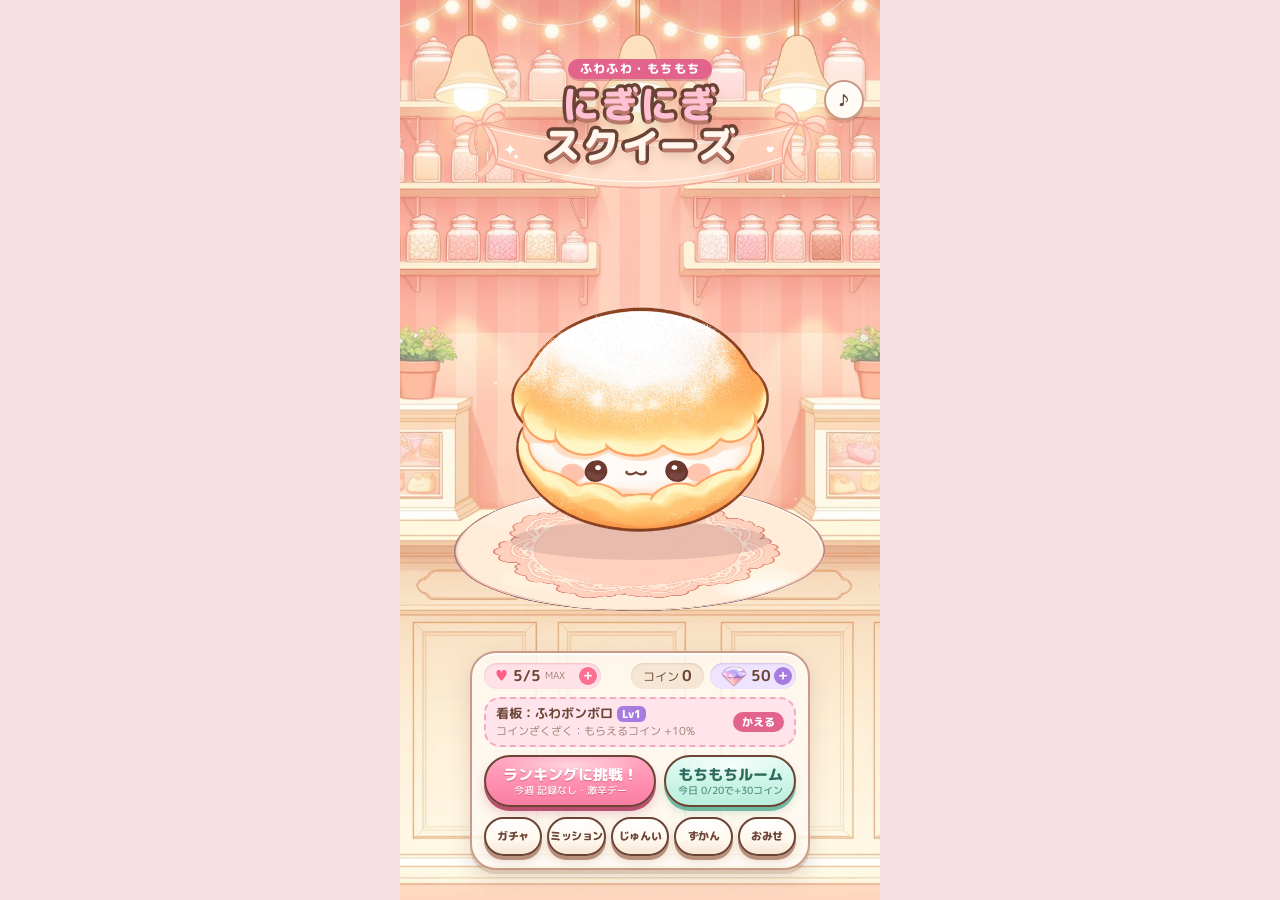
<file: index.html>
<!doctype html>
<html lang="ja">
<head>
<meta charset="utf-8">
<meta name="viewport" content="width=device-width, initial-scale=1, maximum-scale=1, user-scalable=no, viewport-fit=cover">
<title>にぎにぎスクイーズ</title>
<link rel="preconnect" href="https://fonts.googleapis.com">
<link href="https://fonts.googleapis.com/css2?family=M+PLUS+Rounded+1c:wght@500;800&display=swap" rel="stylesheet">
<link rel="stylesheet" href="style.css?v=18">
</head>
<body>
<div id="app">
  <canvas id="cv"></canvas>

  <!-- HUD -->
  <div id="hud" class="hidden">
    <div class="hud-box"><span class="lbl">のこり</span><span id="hudTime">60</span></div>
    <div class="hud-box score"><span class="lbl">スコア</span><span id="hudScore">0</span></div>
    <div class="hud-box"><span class="lbl">コンボ</span><span id="hudCombo">0</span></div>
  </div>
  <div id="order" class="hidden">
    <div class="who" id="orderWho">おきゃくさん 1人目</div>
    <div class="txt" id="orderTxt">ふわっと にぎって〜</div>
  </div>
  <button id="btnMute" aria-label="サウンド切り替え">♪</button>
  <div id="holdHint" class="hidden">ながおしで にぎにぎ → はなして おわたし</div>

  <!-- タイトル -->
  <div id="title" class="overlay passthru">
    <div class="logo">
      <div class="logo-sub">ふわふわ・もちもち</div>
      <div class="logo-main"><span class="accent">にぎにぎ</span><br>スクイーズ</div>
    </div>
    <div class="title-hint">まんなかを ながおしして にぎにぎしてみてね</div>
    <div class="title-bottom">
      <div class="t-event hidden" id="tEvent"></div>
      <div class="t-status">
        <button class="sta-chip" id="btnStamina"><i>♥</i><b id="tSta">5/5</b><small id="tStaT">MAX</small><em>＋</em></button>
        <div class="wallet">
          <span>コイン <b id="tCoins">0</b></span>
          <button class="gem-chip" id="btnGemsT"><img class="gem-ic" src="assets/ui/gem.png" alt="ジェム"><b id="tGems">0</b><em>＋</em></button>
        </div>
      </div>
      <button class="t-kanban" id="btnKanban"><span id="tKanban"></span><em>かえる</em></button>
      <div class="row main-row">
        <button class="btn main" id="btnPlay">ランキングに挑戦！<small id="tRankInfo"></small></button>
        <button class="btn daily" id="btnRoom">もちもちルーム<small id="tRoomInfo">じゆうに さわれるよ</small></button>
      </div>
      <div class="row five">
        <button class="btn sub" id="btnGachaT">ガチャ</button>
        <button class="btn sub badge-host" id="btnMissionT">ミッション</button>
        <button class="btn sub" id="btnRankT">じゅんい</button>
        <button class="btn sub" id="btnDexT">ずかん</button>
        <button class="btn sub" id="btnShopT">おみせ</button>
      </div>
    </div>
  </div>

  <!-- プレイ前の準備（ブースト） -->
  <div id="prep" class="overlay hidden">
    <div class="card">
      <div class="card-title">じゅんび</div>
      <div class="prep-info" id="prepInfo"></div>
      <div class="boost-list" id="boostList"></div>
      <div class="wallet">
        <button class="sta-chip" id="btnPStamina"><i>♥</i><b id="pSta">5/5</b><em>＋</em></button>
        <span>コイン <b id="pCoins">0</b></span><span class="gem"><img class="gem-ic" src="assets/ui/gem.png" alt="ジェム"> <b id="pGems">0</b></span>
      </div>
      <button class="btn main" id="btnStart">スタート！</button>
      <button class="btn link" id="btnPrepClose">もどる</button>
    </div>
  </div>

  <!-- スタミナかいふく -->
  <div id="stamina" class="overlay hidden">
    <div class="card">
      <div class="card-title">スタミナ</div>
      <div class="sta-hearts" id="staHearts"></div>
      <div class="sta-info" id="staInfo"></div>
      <button class="btn sub sta-opt" id="btnStaDrink">スタミナドリンク</button>
      <button class="btn sub sta-opt" id="btnStaAd">どうが</button>
      <button class="btn main sta-opt" id="btnStaGem">ジェム</button>
      <button class="btn link" id="btnStaClose">とじる</button>
    </div>
  </div>

  <!-- デイリーミッション -->
  <div id="missions" class="overlay hidden">
    <div class="card">
      <div class="card-title">今日の ミッション</div>
      <div class="mission-note">まいにち 0時に リセット｜スタミナドリンク：<b id="missionDrinks">0</b>こ</div>
      <div class="mission-list" id="missionList"></div>
      <button class="btn link" id="btnMissionClose">とじる</button>
    </div>
  </div>

  <!-- コンティニュー -->
  <div id="cont" class="overlay hidden">
    <div class="card">
      <div class="card-title">タイムアップ！</div>
      <div class="cont-score">いま <b id="cScore">0</b> てん</div>
      <div class="cont-rank" id="cRank"></div>
      <button class="btn main" id="btnContGem"><img class="gem-ic" src="assets/ui/gem.png" alt="ジェム">30で +10びょう つづける</button>
      <button class="btn sub" id="btnContAd">どうがを見て +10びょう（1日1回）</button>
      <button class="btn link" id="btnContNo">おわる</button>
    </div>
  </div>

  <!-- 広告のかわり（テスト用） -->
  <div id="adfake" class="overlay hidden">
    <div class="card"><div class="card-title">どうが（テスト）</div><div class="adfake-box">ここに 広告が ながれます<br><b id="adSec">3</b></div></div>
  </div>

  <!-- リザルト -->
  <div id="result" class="overlay hidden">
    <div class="card">
      <div class="res-rank" id="resRank">ふわふわ職人</div>
      <div class="res-score"><span id="resScore">0</span><small>てん</small></div>
      <div class="res-best" id="resBest"></div>
      <div class="res-week" id="resWeek"></div>
      <div class="res-stats" id="resStats"></div>
      <div class="res-coin" id="resCoin"></div>
      <button class="btn main" id="btnRetry">もう一回</button>
      <div class="row">
        <button class="btn sub" id="btnRankR">じゅんい</button>
        <button class="btn sub" id="btnGachaR">ガチャ</button>
        <button class="btn sub" id="btnShare">結果画像</button>
      </div>
      <button class="btn link" id="btnHome">タイトルへ</button>
    </div>
  </div>

  <!-- 週間ランキング -->
  <div id="rank" class="overlay hidden">
    <div class="card">
      <div class="card-title">週間ランキング</div>
      <div class="rank-head" id="rankHead"></div>
      <div class="rank-list" id="rankList"></div>
      <div class="rank-rewards">しゅうけい ほうしゅう：1位 <img class="gem-ic" src="assets/ui/gem.png" alt="ジェム">100／3位まで <img class="gem-ic" src="assets/ui/gem.png" alt="ジェム">60／10位まで <img class="gem-ic" src="assets/ui/gem.png" alt="ジェム">30／さんか <img class="gem-ic" src="assets/ui/gem.png" alt="ジェム">10</div>
      <button class="btn link" id="btnRankClose">とじる</button>
    </div>
  </div>

  <!-- ガチャ -->
  <div id="gacha" class="overlay hidden">
    <div class="card">
      <div class="card-title">スクイーズガチャ</div>
      <div class="tabs" id="gachaTabs">
        <button data-g="premium" class="on">プレミアム</button><button data-g="coin">コイン</button>
      </div>
      <div class="gacha-stage" id="gachaStage">
        <canvas id="gachaCv"></canvas>
      </div>
      <div class="gacha-info" id="gachaInfo"></div>
      <div class="wallet"><span>コイン <b id="gCoins">0</b></span><span class="gem"><img class="gem-ic" src="assets/ui/gem.png" alt="ジェム"> <b id="gGems">0</b></span></div>
      <div class="row pull-row">
        <button class="btn main" id="btnPull">1回</button>
        <button class="btn main" id="btnPull10">10連</button>
      </div>
      <div class="row tiny">
        <button class="btn link" id="btnRates">ていきょう わりあい</button>
        <button class="btn link" id="btnGachaClose">とじる</button>
      </div>
    </div>
  </div>

  <!-- 提供割合 -->
  <div id="rates" class="overlay hidden">
    <div class="card">
      <div class="card-title">ていきょう わりあい</div>
      <div class="rates-body" id="ratesBody"></div>
      <button class="btn link" id="btnRatesClose">とじる</button>
    </div>
  </div>

  <!-- ジェム購入（テスト） -->
  <div id="gemshop" class="overlay hidden">
    <div class="card">
      <div class="card-title">ジェムショップ</div>
      <div class="gem-note">※テスト版：ボタンを押すと ジェムが増えるだけで お金はかかりません</div>
      <div class="gem-list" id="gemList"></div>
      <button class="btn link" id="btnGemClose">とじる</button>
    </div>
  </div>

  <!-- もちもちルーム -->
  <div id="room" class="hidden">
    <div class="room-top">
      <div class="room-title">もちもちルーム</div>
      <div class="room-daily" id="roomDaily"></div>
      <button class="btn sub room-close" id="btnRoomClose">もどる</button>
    </div>
    <div class="room-shelf" id="roomShelf"></div>
  </div>

  <!-- 図鑑（タップで看板にする） -->
  <div id="dex" class="overlay hidden">
    <div class="card">
      <div class="card-title">スクイーズずかん <small id="dexCount"></small></div>
      <div class="dex-detail" id="dexDetail">タップすると 看板スクイーズに なるよ</div>
      <div class="dex-grid" id="dexGrid"></div>
      <button class="btn link" id="btnDexClose">とじる</button>
    </div>
  </div>

  <!-- おみせ（着せかえ） -->
  <div id="shop" class="overlay hidden">
    <div class="card">
      <div class="card-title">おみせの もようがえ</div>
      <div class="shop-level"><span id="sLevel">おみせ Lv1</span><div class="xpbar"><i id="sXp"></i></div><small id="sNext"></small></div>
      <div class="tabs" id="shopTabs">
        <button data-t="bg" class="on">かべ</button><button data-t="plate">おさら</button><button data-t="bgm">BGM</button>
      </div>
      <div class="shop-grid" id="shopGrid"></div>
      <div class="wallet"><span>コイン <b id="sCoins">0</b></span></div>
      <button class="btn link" id="btnShopClose">とじる</button>
    </div>
  </div>

  <div id="toast" class="hidden"></div>
</div>
<script src="game.js?v=29"></script>
</body>
</html>
</file>
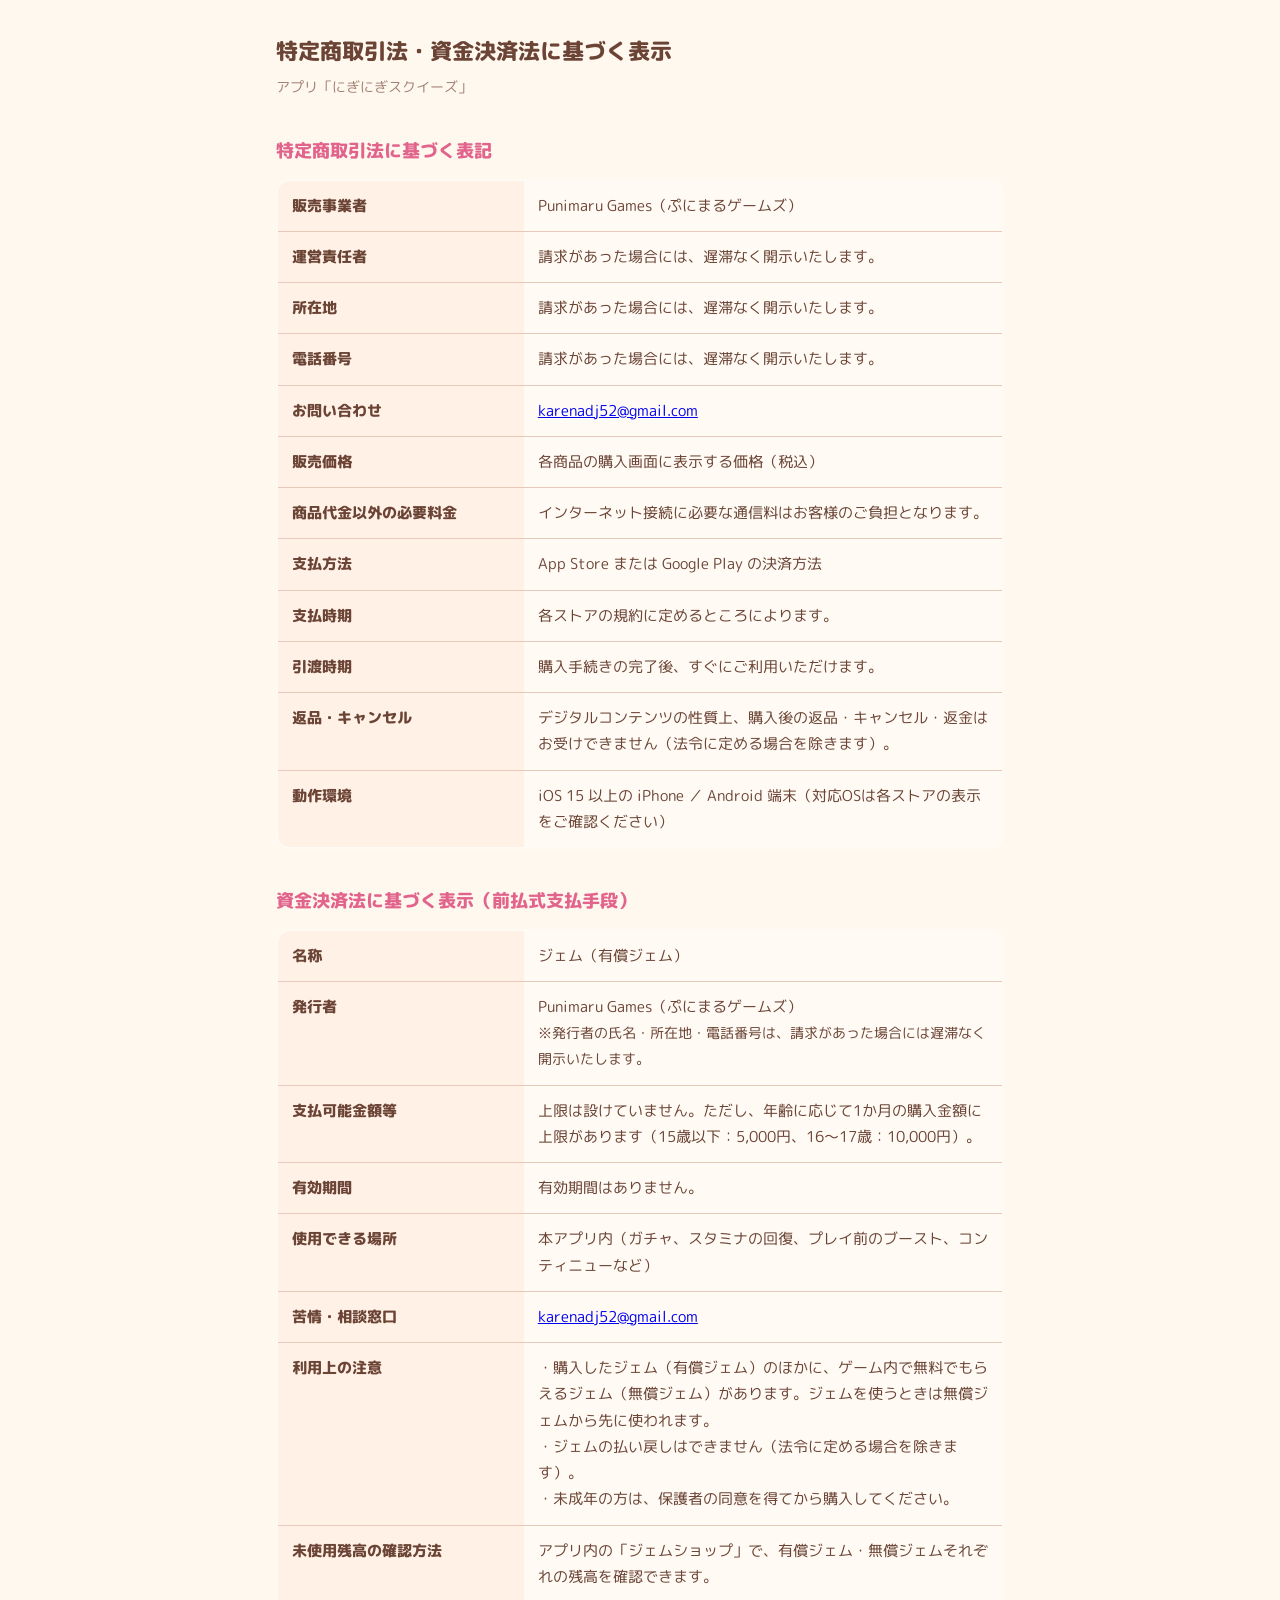
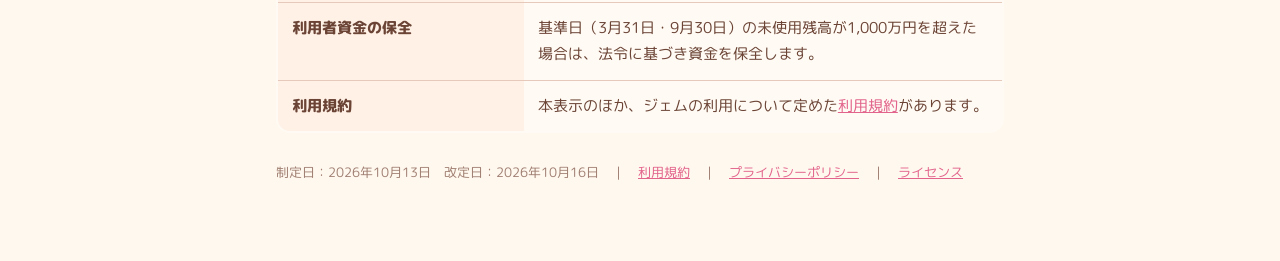
<file: legal.html>
<!doctype html>
<html lang="ja">
<head>
<meta charset="utf-8">
<meta name="viewport" content="width=device-width, initial-scale=1">
<title>にぎにぎスクイーズ｜特定商取引法・資金決済法に基づく表示</title>
<meta name="robots" content="noindex">
<link rel="preconnect" href="https://fonts.googleapis.com">
<link href="https://fonts.googleapis.com/css2?family=M+PLUS+Rounded+1c:wght@500;800&display=swap" rel="stylesheet">
<style>
  :root { --ink: #6b4436; --soft: #a07f72; --line: #e6c9bb; --pink: #e2648c; --bg: #fff8ee; --card: #fffaf3; }
  * { box-sizing: border-box; }
  body { margin: 0; background: var(--bg); color: var(--ink); font-family: 'M PLUS Rounded 1c', 'Hiragino Maru Gothic ProN', 'Yu Gothic', sans-serif; line-height: 1.75; }
  main { max-width: 760px; margin: 0 auto; padding: 32px 16px 64px; }
  h1 { font-size: 22px; font-weight: 800; margin: 0 0 4px; }
  .app { color: var(--soft); margin: 0 0 28px; font-size: 14px; }
  h2 { font-size: 18px; font-weight: 800; color: var(--pink); margin: 36px 0 12px; }
  table { width: 100%; border-collapse: collapse; background: var(--card); border: 2px solid var(--line); border-radius: 14px; overflow: hidden; font-size: 15px; }
  th, td { text-align: left; vertical-align: top; padding: 12px 14px; border-top: 1px solid var(--line); }
  tr:first-child th, tr:first-child td { border-top: none; }
  th { width: 34%; font-weight: 800; background: #fff1e6; }
  @media (max-width: 520px) { th, td { display: block; width: 100%; } td { border-top: none; padding-top: 0; } th { background: none; padding-bottom: 2px; } }
  .note { font-size: 13px; color: var(--soft); margin-top: 28px; }
</style>
</head>
<body>
<main>
  <h1>特定商取引法・資金決済法に基づく表示</h1>
  <p class="app">アプリ「にぎにぎスクイーズ」</p>

  <h2>特定商取引法に基づく表記</h2>
  <table>
    <tr><th>販売事業者</th><td>Punimaru Games（ぷにまるゲームズ）</td></tr>
    <tr><th>運営責任者</th><td>請求があった場合には、遅滞なく開示いたします。</td></tr>
    <tr><th>所在地</th><td>請求があった場合には、遅滞なく開示いたします。</td></tr>
    <tr><th>電話番号</th><td>請求があった場合には、遅滞なく開示いたします。</td></tr>
    <tr><th>お問い合わせ</th><td><a href="mailto:karenadj52@gmail.com">karenadj52@gmail.com</a></td></tr>
    <tr><th>販売価格</th><td>各商品の購入画面に表示する価格（税込）</td></tr>
    <tr><th>商品代金以外の必要料金</th><td>インターネット接続に必要な通信料はお客様のご負担となります。</td></tr>
    <tr><th>支払方法</th><td>App Store または Google Play の決済方法</td></tr>
    <tr><th>支払時期</th><td>各ストアの規約に定めるところによります。</td></tr>
    <tr><th>引渡時期</th><td>購入手続きの完了後、すぐにご利用いただけます。</td></tr>
    <tr><th>返品・キャンセル</th><td>デジタルコンテンツの性質上、購入後の返品・キャンセル・返金はお受けできません（法令に定める場合を除きます）。</td></tr>
    <tr><th>動作環境</th><td>iOS 15 以上の iPhone ／ Android 端末（対応OSは各ストアの表示をご確認ください）</td></tr>
  </table>

  <h2>資金決済法に基づく表示（前払式支払手段）</h2>
  <table>
    <tr><th>名称</th><td>ジェム（有償ジェム）</td></tr>
    <tr><th>発行者</th><td>Punimaru Games（ぷにまるゲームズ）<br><span style="font-size:.9em">※発行者の氏名・所在地・電話番号は、請求があった場合には遅滞なく開示いたします。</span></td></tr>
    <tr><th>支払可能金額等</th><td>上限は設けていません。ただし、年齢に応じて1か月の購入金額に上限があります（15歳以下：5,000円、16〜17歳：10,000円）。</td></tr>
    <tr><th>有効期間</th><td>有効期間はありません。</td></tr>
    <tr><th>使用できる場所</th><td>本アプリ内（ガチャ、スタミナの回復、プレイ前のブースト、コンティニューなど）</td></tr>
    <tr><th>苦情・相談窓口</th><td><a href="mailto:karenadj52@gmail.com">karenadj52@gmail.com</a></td></tr>
    <tr><th>利用上の注意</th><td>
      ・購入したジェム（有償ジェム）のほかに、ゲーム内で無料でもらえるジェム（無償ジェム）があります。ジェムを使うときは無償ジェムから先に使われます。<br>
      ・ジェムの払い戻しはできません（法令に定める場合を除きます）。<br>
      ・未成年の方は、保護者の同意を得てから購入してください。
    </td></tr>
    <tr><th>未使用残高の確認方法</th><td>アプリ内の「ジェムショップ」で、有償ジェム・無償ジェムそれぞれの残高を確認できます。</td></tr>
    <tr><th>利用者資金の保全</th><td>基準日（3月31日・9月30日）の未使用残高が1,000万円を超えた場合は、法令に基づき資金を保全します。</td></tr>
    <tr><th>利用規約</th><td>本表示のほか、ジェムの利用について定めた<a href="terms.html" style="color:#e2648c">利用規約</a>があります。</td></tr>
  </table>

  <p class="note">制定日：2026年10月13日　改定日：2026年10月16日　｜　<a href="terms.html" style="color:#e2648c">利用規約</a>　｜　<a href="privacy.html" style="color:#e2648c">プライバシーポリシー</a>　｜　<a href="licenses.html" style="color:#e2648c">ライセンス</a></p>
</main>
</body>
</html>
</file>
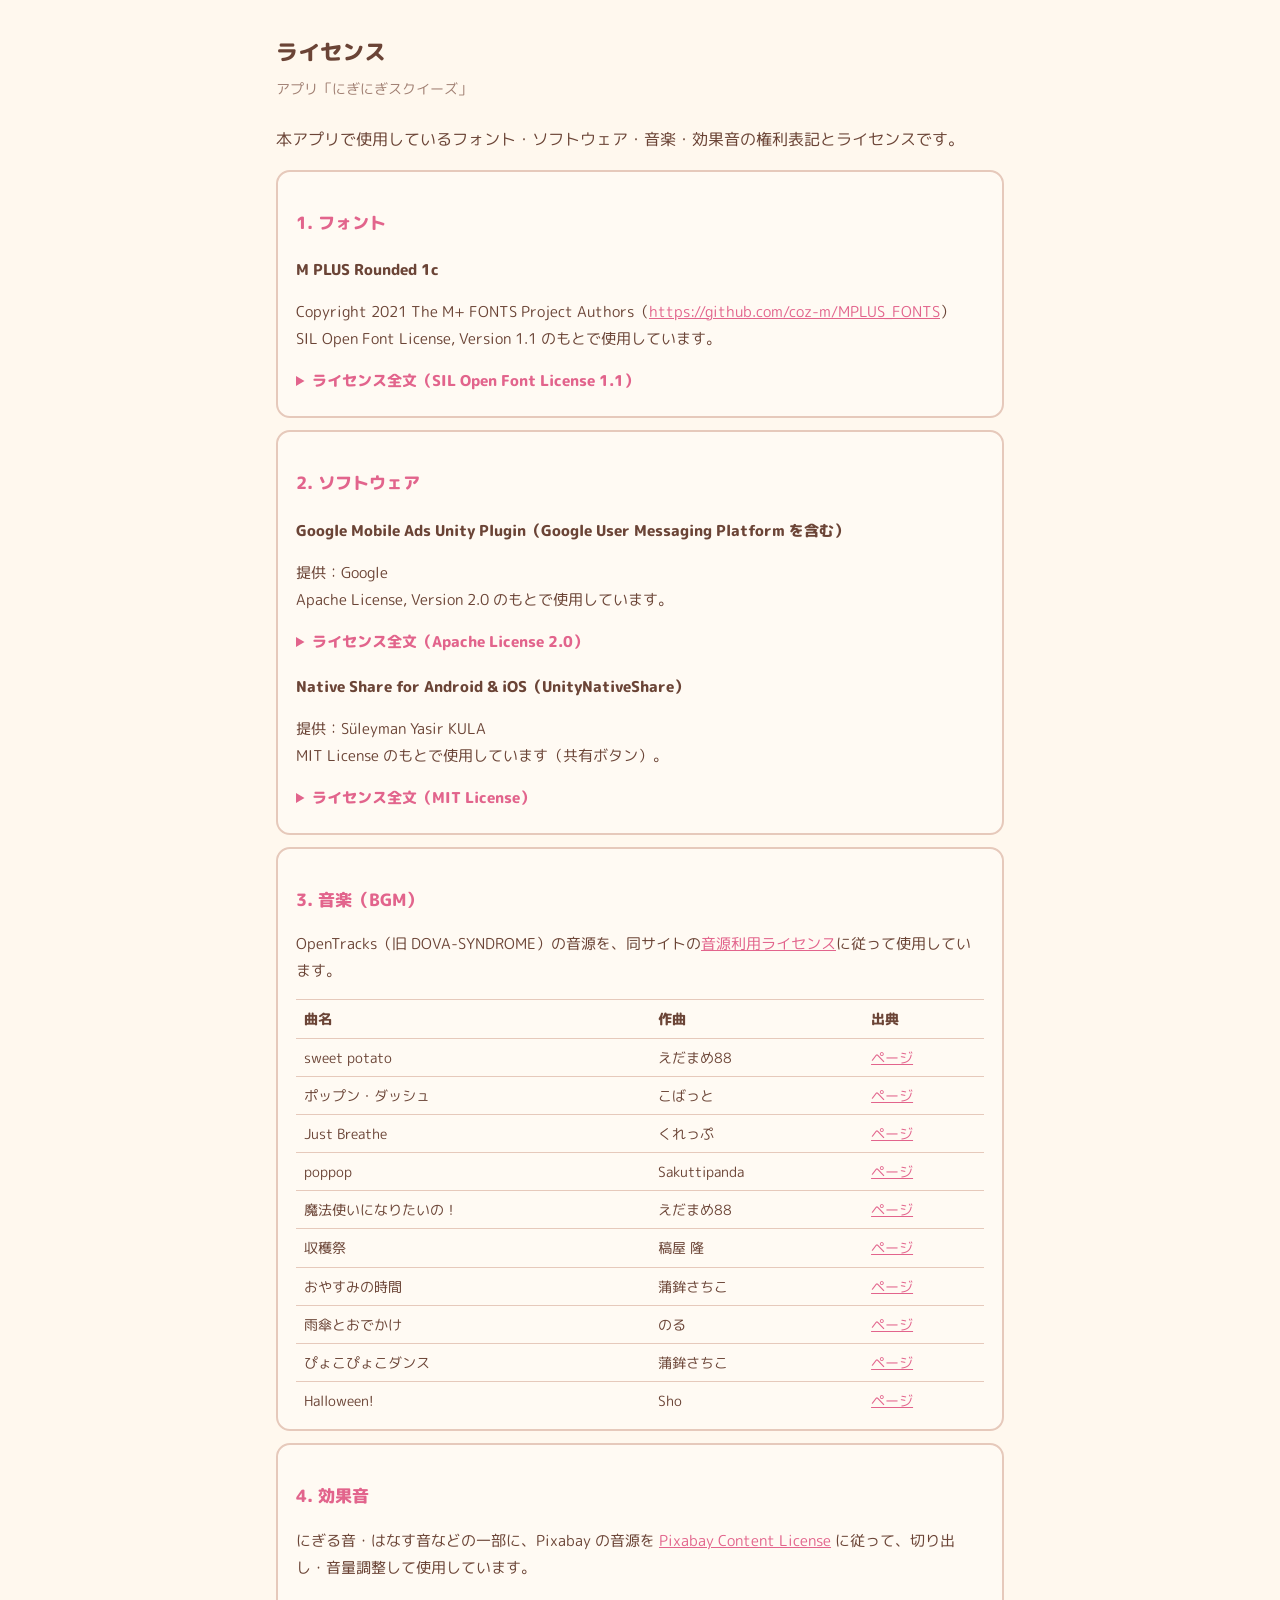
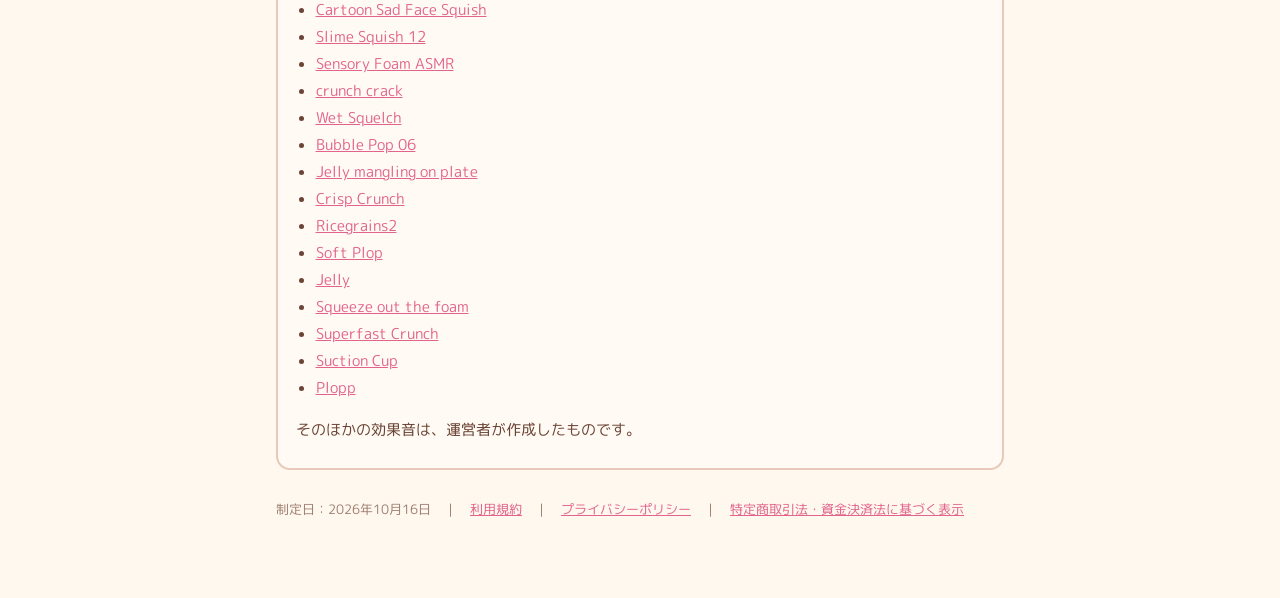
<file: licenses.html>
<!doctype html>
<html lang="ja">
<head>
<meta charset="utf-8">
<meta name="viewport" content="width=device-width, initial-scale=1">
<title>にぎにぎスクイーズ｜ライセンス</title>
<meta name="robots" content="noindex">
<link rel="preconnect" href="https://fonts.googleapis.com">
<link href="https://fonts.googleapis.com/css2?family=M+PLUS+Rounded+1c:wght@500;800&display=swap" rel="stylesheet">
<style>
  :root { --ink: #6b4436; --soft: #a07f72; --line: #e6c9bb; --pink: #e2648c; --bg: #fff8ee; --card: #fffaf3; }
  * { box-sizing: border-box; }
  body { margin: 0; background: var(--bg); color: var(--ink); font-family: 'M PLUS Rounded 1c', 'Hiragino Maru Gothic ProN', 'Yu Gothic', sans-serif; line-height: 1.8; }
  main { max-width: 760px; margin: 0 auto; padding: 32px 16px 64px; }
  h1 { font-size: 22px; font-weight: 800; margin: 0 0 4px; }
  .app { color: var(--soft); margin: 0 0 24px; font-size: 14px; }
  h2 { font-size: 17px; font-weight: 800; color: var(--pink); margin: 32px 0 8px; }
  h3 { font-size: 15px; font-weight: 800; margin: 18px 0 6px; }
  section { background: var(--card); border: 2px solid var(--line); border-radius: 14px; padding: 4px 18px 10px; margin-top: 12px; font-size: 15px; }
  ul { padding-left: 1.3em; margin: 6px 0; }
  a { color: var(--pink); }
  table { width: 100%; border-collapse: collapse; font-size: 14px; }
  th, td { text-align: left; vertical-align: top; padding: 6px 8px; border-top: 1px solid var(--line); }
  th { font-weight: 800; }
  details { margin: 8px 0 12px; }
  summary { cursor: pointer; font-weight: 800; color: var(--pink); }
  pre { white-space: pre-wrap; word-break: break-word; font-family: ui-monospace, Menlo, Consolas, monospace; font-size: 12px; line-height: 1.55; background: #fff; border: 1px solid var(--line); border-radius: 10px; padding: 12px; margin: 8px 0 0; }
  .note { font-size: 13px; color: var(--soft); margin-top: 28px; }
</style>
</head>
<body>
<main>
  <h1>ライセンス</h1>
  <p class="app">アプリ「にぎにぎスクイーズ」</p>
  <p>本アプリで使用しているフォント・ソフトウェア・音楽・効果音の権利表記とライセンスです。</p>

  <section>
    <h2>1. フォント</h2>
    <h3>M PLUS Rounded 1c</h3>
    <p>Copyright 2021 The M+ FONTS Project Authors（<a href="https://github.com/coz-m/MPLUS_FONTS" target="_blank" rel="noopener">https://github.com/coz-m/MPLUS_FONTS</a>）<br>
    SIL Open Font License, Version 1.1 のもとで使用しています。</p>
    <details>
      <summary>ライセンス全文（SIL Open Font License 1.1）</summary>
      <pre>Copyright 2021 The M+ FONTS Project Authors (https://github.com/coz-m/MPLUS_FONTS)

This Font Software is licensed under the SIL Open Font License, Version 1.1.
This license is copied below, and is also available with a FAQ at:
https://scripts.sil.org/OFL


-----------------------------------------------------------
SIL OPEN FONT LICENSE Version 1.1 - 26 February 2007
-----------------------------------------------------------

PREAMBLE
The goals of the Open Font License (OFL) are to stimulate worldwide
development of collaborative font projects, to support the font creation
efforts of academic and linguistic communities, and to provide a free and
open framework in which fonts may be shared and improved in partnership
with others.

The OFL allows the licensed fonts to be used, studied, modified and
redistributed freely as long as they are not sold by themselves. The
fonts, including any derivative works, can be bundled, embedded, 
redistributed and/or sold with any software provided that any reserved
names are not used by derivative works. The fonts and derivatives,
however, cannot be released under any other type of license. The
requirement for fonts to remain under this license does not apply
to any document created using the fonts or their derivatives.

DEFINITIONS
&quot;Font Software&quot; refers to the set of files released by the Copyright
Holder(s) under this license and clearly marked as such. This may
include source files, build scripts and documentation.

&quot;Reserved Font Name&quot; refers to any names specified as such after the
copyright statement(s).

&quot;Original Version&quot; refers to the collection of Font Software components as
distributed by the Copyright Holder(s).

&quot;Modified Version&quot; refers to any derivative made by adding to, deleting,
or substituting -- in part or in whole -- any of the components of the
Original Version, by changing formats or by porting the Font Software to a
new environment.

&quot;Author&quot; refers to any designer, engineer, programmer, technical
writer or other person who contributed to the Font Software.

PERMISSION &amp; CONDITIONS
Permission is hereby granted, free of charge, to any person obtaining
a copy of the Font Software, to use, study, copy, merge, embed, modify,
redistribute, and sell modified and unmodified copies of the Font
Software, subject to the following conditions:

1) Neither the Font Software nor any of its individual components,
in Original or Modified Versions, may be sold by itself.

2) Original or Modified Versions of the Font Software may be bundled,
redistributed and/or sold with any software, provided that each copy
contains the above copyright notice and this license. These can be
included either as stand-alone text files, human-readable headers or
in the appropriate machine-readable metadata fields within text or
binary files as long as those fields can be easily viewed by the user.

3) No Modified Version of the Font Software may use the Reserved Font
Name(s) unless explicit written permission is granted by the corresponding
Copyright Holder. This restriction only applies to the primary font name as
presented to the users.

4) The name(s) of the Copyright Holder(s) or the Author(s) of the Font
Software shall not be used to promote, endorse or advertise any
Modified Version, except to acknowledge the contribution(s) of the
Copyright Holder(s) and the Author(s) or with their explicit written
permission.

5) The Font Software, modified or unmodified, in part or in whole,
must be distributed entirely under this license, and must not be
distributed under any other license. The requirement for fonts to
remain under this license does not apply to any document created
using the Font Software.

TERMINATION
This license becomes null and void if any of the above conditions are
not met.

DISCLAIMER
THE FONT SOFTWARE IS PROVIDED &quot;AS IS&quot;, WITHOUT WARRANTY OF ANY KIND,
EXPRESS OR IMPLIED, INCLUDING BUT NOT LIMITED TO ANY WARRANTIES OF
MERCHANTABILITY, FITNESS FOR A PARTICULAR PURPOSE AND NONINFRINGEMENT
OF COPYRIGHT, PATENT, TRADEMARK, OR OTHER RIGHT. IN NO EVENT SHALL THE
COPYRIGHT HOLDER BE LIABLE FOR ANY CLAIM, DAMAGES OR OTHER LIABILITY,
INCLUDING ANY GENERAL, SPECIAL, INDIRECT, INCIDENTAL, OR CONSEQUENTIAL
DAMAGES, WHETHER IN AN ACTION OF CONTRACT, TORT OR OTHERWISE, ARISING
FROM, OUT OF THE USE OR INABILITY TO USE THE FONT SOFTWARE OR FROM
OTHER DEALINGS IN THE FONT SOFTWARE.</pre>
    </details>
  </section>

  <section>
    <h2>2. ソフトウェア</h2>
    <h3>Google Mobile Ads Unity Plugin（Google User Messaging Platform を含む）</h3>
    <p>提供：Google<br>
    Apache License, Version 2.0 のもとで使用しています。</p>
    <details>
      <summary>ライセンス全文（Apache License 2.0）</summary>
      <pre>                                 Apache License
                           Version 2.0, January 2004
                        http://www.apache.org/licenses/

   TERMS AND CONDITIONS FOR USE, REPRODUCTION, AND DISTRIBUTION

   1. Definitions.

      &quot;License&quot; shall mean the terms and conditions for use, reproduction,
      and distribution as defined by Sections 1 through 9 of this document.

      &quot;Licensor&quot; shall mean the copyright owner or entity authorized by
      the copyright owner that is granting the License.

      &quot;Legal Entity&quot; shall mean the union of the acting entity and all
      other entities that control, are controlled by, or are under common
      control with that entity. For the purposes of this definition,
      &quot;control&quot; means (i) the power, direct or indirect, to cause the
      direction or management of such entity, whether by contract or
      otherwise, or (ii) ownership of fifty percent (50%) or more of the
      outstanding shares, or (iii) beneficial ownership of such entity.

      &quot;You&quot; (or &quot;Your&quot;) shall mean an individual or Legal Entity
      exercising permissions granted by this License.

      &quot;Source&quot; form shall mean the preferred form for making modifications,
      including but not limited to software source code, documentation
      source, and configuration files.

      &quot;Object&quot; form shall mean any form resulting from mechanical
      transformation or translation of a Source form, including but
      not limited to compiled object code, generated documentation,
      and conversions to other media types.

      &quot;Work&quot; shall mean the work of authorship, whether in Source or
      Object form, made available under the License, as indicated by a
      copyright notice that is included in or attached to the work
      (an example is provided in the Appendix below).

      &quot;Derivative Works&quot; shall mean any work, whether in Source or Object
      form, that is based on (or derived from) the Work and for which the
      editorial revisions, annotations, elaborations, or other modifications
      represent, as a whole, an original work of authorship. For the purposes
      of this License, Derivative Works shall not include works that remain
      separable from, or merely link (or bind by name) to the interfaces of,
      the Work and Derivative Works thereof.

      &quot;Contribution&quot; shall mean any work of authorship, including
      the original version of the Work and any modifications or additions
      to that Work or Derivative Works thereof, that is intentionally
      submitted to Licensor for inclusion in the Work by the copyright owner
      or by an individual or Legal Entity authorized to submit on behalf of
      the copyright owner. For the purposes of this definition, &quot;submitted&quot;
      means any form of electronic, verbal, or written communication sent
      to the Licensor or its representatives, including but not limited to
      communication on electronic mailing lists, source code control systems,
      and issue tracking systems that are managed by, or on behalf of, the
      Licensor for the purpose of discussing and improving the Work, but
      excluding communication that is conspicuously marked or otherwise
      designated in writing by the copyright owner as &quot;Not a Contribution.&quot;

      &quot;Contributor&quot; shall mean Licensor and any individual or Legal Entity
      on behalf of whom a Contribution has been received by Licensor and
      subsequently incorporated within the Work.

   2. Grant of Copyright License. Subject to the terms and conditions of
      this License, each Contributor hereby grants to You a perpetual,
      worldwide, non-exclusive, no-charge, royalty-free, irrevocable
      copyright license to reproduce, prepare Derivative Works of,
      publicly display, publicly perform, sublicense, and distribute the
      Work and such Derivative Works in Source or Object form.

   3. Grant of Patent License. Subject to the terms and conditions of
      this License, each Contributor hereby grants to You a perpetual,
      worldwide, non-exclusive, no-charge, royalty-free, irrevocable
      (except as stated in this section) patent license to make, have made,
      use, offer to sell, sell, import, and otherwise transfer the Work,
      where such license applies only to those patent claims licensable
      by such Contributor that are necessarily infringed by their
      Contribution(s) alone or by combination of their Contribution(s)
      with the Work to which such Contribution(s) was submitted. If You
      institute patent litigation against any entity (including a
      cross-claim or counterclaim in a lawsuit) alleging that the Work
      or a Contribution incorporated within the Work constitutes direct
      or contributory patent infringement, then any patent licenses
      granted to You under this License for that Work shall terminate
      as of the date such litigation is filed.

   4. Redistribution. You may reproduce and distribute copies of the
      Work or Derivative Works thereof in any medium, with or without
      modifications, and in Source or Object form, provided that You
      meet the following conditions:

      (a) You must give any other recipients of the Work or
          Derivative Works a copy of this License; and

      (b) You must cause any modified files to carry prominent notices
          stating that You changed the files; and

      (c) You must retain, in the Source form of any Derivative Works
          that You distribute, all copyright, patent, trademark, and
          attribution notices from the Source form of the Work,
          excluding those notices that do not pertain to any part of
          the Derivative Works; and

      (d) If the Work includes a &quot;NOTICE&quot; text file as part of its
          distribution, then any Derivative Works that You distribute must
          include a readable copy of the attribution notices contained
          within such NOTICE file, excluding those notices that do not
          pertain to any part of the Derivative Works, in at least one
          of the following places: within a NOTICE text file distributed
          as part of the Derivative Works; within the Source form or
          documentation, if provided along with the Derivative Works; or,
          within a display generated by the Derivative Works, if and
          wherever such third-party notices normally appear. The contents
          of the NOTICE file are for informational purposes only and
          do not modify the License. You may add Your own attribution
          notices within Derivative Works that You distribute, alongside
          or as an addendum to the NOTICE text from the Work, provided
          that such additional attribution notices cannot be construed
          as modifying the License.

      You may add Your own copyright statement to Your modifications and
      may provide additional or different license terms and conditions
      for use, reproduction, or distribution of Your modifications, or
      for any such Derivative Works as a whole, provided Your use,
      reproduction, and distribution of the Work otherwise complies with
      the conditions stated in this License.

   5. Submission of Contributions. Unless You explicitly state otherwise,
      any Contribution intentionally submitted for inclusion in the Work
      by You to the Licensor shall be under the terms and conditions of
      this License, without any additional terms or conditions.
      Notwithstanding the above, nothing herein shall supersede or modify
      the terms of any separate license agreement you may have executed
      with Licensor regarding such Contributions.

   6. Trademarks. This License does not grant permission to use the trade
      names, trademarks, service marks, or product names of the Licensor,
      except as required for reasonable and customary use in describing the
      origin of the Work and reproducing the content of the NOTICE file.

   7. Disclaimer of Warranty. Unless required by applicable law or
      agreed to in writing, Licensor provides the Work (and each
      Contributor provides its Contributions) on an &quot;AS IS&quot; BASIS,
      WITHOUT WARRANTIES OR CONDITIONS OF ANY KIND, either express or
      implied, including, without limitation, any warranties or conditions
      of TITLE, NON-INFRINGEMENT, MERCHANTABILITY, or FITNESS FOR A
      PARTICULAR PURPOSE. You are solely responsible for determining the
      appropriateness of using or redistributing the Work and assume any
      risks associated with Your exercise of permissions under this License.

   8. Limitation of Liability. In no event and under no legal theory,
      whether in tort (including negligence), contract, or otherwise,
      unless required by applicable law (such as deliberate and grossly
      negligent acts) or agreed to in writing, shall any Contributor be
      liable to You for damages, including any direct, indirect, special,
      incidental, or consequential damages of any character arising as a
      result of this License or out of the use or inability to use the
      Work (including but not limited to damages for loss of goodwill,
      work stoppage, computer failure or malfunction, or any and all
      other commercial damages or losses), even if such Contributor
      has been advised of the possibility of such damages.

   9. Accepting Warranty or Additional Liability. While redistributing
      the Work or Derivative Works thereof, You may choose to offer,
      and charge a fee for, acceptance of support, warranty, indemnity,
      or other liability obligations and/or rights consistent with this
      License. However, in accepting such obligations, You may act only
      on Your own behalf and on Your sole responsibility, not on behalf
      of any other Contributor, and only if You agree to indemnify,
      defend, and hold each Contributor harmless for any liability
      incurred by, or claims asserted against, such Contributor by reason
      of your accepting any such warranty or additional liability.

   END OF TERMS AND CONDITIONS

   APPENDIX: How to apply the Apache License to your work.

      To apply the Apache License to your work, attach the following
      boilerplate notice, with the fields enclosed by brackets &quot;[]&quot;
      replaced with your own identifying information. (Don&#x27;t include
      the brackets!)  The text should be enclosed in the appropriate
      comment syntax for the file format. We also recommend that a
      file or class name and description of purpose be included on the
      same &quot;printed page&quot; as the copyright notice for easier
      identification within third-party archives.

   Copyright 2013 Google Inc.

   Licensed under the Apache License, Version 2.0 (the &quot;License&quot;);
   you may not use this file except in compliance with the License.
   You may obtain a copy of the License at

       http://www.apache.org/licenses/LICENSE-2.0

   Unless required by applicable law or agreed to in writing, software
   distributed under the License is distributed on an &quot;AS IS&quot; BASIS,
   WITHOUT WARRANTIES OR CONDITIONS OF ANY KIND, either express or implied.
   See the License for the specific language governing permissions and
   limitations under the License.</pre>
    </details>

    <h3>Native Share for Android &amp; iOS（UnityNativeShare）</h3>
    <p>提供：Süleyman Yasir KULA<br>
    MIT License のもとで使用しています（共有ボタン）。</p>
    <details>
      <summary>ライセンス全文（MIT License）</summary>
      <pre>MIT License

Copyright (c) 2017 Süleyman Yasir KULA

Permission is hereby granted, free of charge, to any person obtaining a copy
of this software and associated documentation files (the &quot;Software&quot;), to deal
in the Software without restriction, including without limitation the rights
to use, copy, modify, merge, publish, distribute, sublicense, and/or sell
copies of the Software, and to permit persons to whom the Software is
furnished to do so, subject to the following conditions:

The above copyright notice and this permission notice shall be included in all
copies or substantial portions of the Software.

THE SOFTWARE IS PROVIDED &quot;AS IS&quot;, WITHOUT WARRANTY OF ANY KIND, EXPRESS OR
IMPLIED, INCLUDING BUT NOT LIMITED TO THE WARRANTIES OF MERCHANTABILITY,
FITNESS FOR A PARTICULAR PURPOSE AND NONINFRINGEMENT. IN NO EVENT SHALL THE
AUTHORS OR COPYRIGHT HOLDERS BE LIABLE FOR ANY CLAIM, DAMAGES OR OTHER
LIABILITY, WHETHER IN AN ACTION OF CONTRACT, TORT OR OTHERWISE, ARISING FROM,
OUT OF OR IN CONNECTION WITH THE SOFTWARE OR THE USE OR OTHER DEALINGS IN THE
SOFTWARE.</pre>
    </details>
  </section>

  <section>
    <h2>3. 音楽（BGM）</h2>
    <p>OpenTracks（旧 DOVA-SYNDROME）の音源を、同サイトの<a href="https://opentracks.com/help/articles/license/" target="_blank" rel="noopener">音源利用ライセンス</a>に従って使用しています。</p>
    <table>
      <tr><th>曲名</th><th>作曲</th><th>出典</th></tr>
        <tr><td>sweet potato</td><td>えだまめ88</td><td><a href="https://opentracks.com/bgm/detail/23793" target="_blank" rel="noopener">ページ</a></td></tr>
        <tr><td>ポップン・ダッシュ</td><td>こばっと</td><td><a href="https://opentracks.com/bgm/detail/22817" target="_blank" rel="noopener">ページ</a></td></tr>
        <tr><td>Just Breathe</td><td>くれっぷ</td><td><a href="https://opentracks.com/bgm/detail/23148" target="_blank" rel="noopener">ページ</a></td></tr>
        <tr><td>poppop</td><td>Sakuttipanda</td><td><a href="https://opentracks.com/bgm/detail/23283" target="_blank" rel="noopener">ページ</a></td></tr>
        <tr><td>魔法使いになりたいの！</td><td>えだまめ88</td><td><a href="https://opentracks.com/bgm/detail/23620" target="_blank" rel="noopener">ページ</a></td></tr>
        <tr><td>収穫祭</td><td>稿屋 隆</td><td><a href="https://opentracks.com/bgm/detail/86" target="_blank" rel="noopener">ページ</a></td></tr>
        <tr><td>おやすみの時間</td><td>蒲鉾さちこ</td><td><a href="https://opentracks.com/bgm/detail/22683" target="_blank" rel="noopener">ページ</a></td></tr>
        <tr><td>雨傘とおでかけ</td><td>のる</td><td><a href="https://opentracks.com/bgm/detail/16893" target="_blank" rel="noopener">ページ</a></td></tr>
        <tr><td>ぴょこぴょこダンス</td><td>蒲鉾さちこ</td><td><a href="https://opentracks.com/bgm/detail/20933" target="_blank" rel="noopener">ページ</a></td></tr>
        <tr><td>Halloween!</td><td>Sho</td><td><a href="https://opentracks.com/bgm/detail/19641" target="_blank" rel="noopener">ページ</a></td></tr>
    </table>
  </section>

  <section>
    <h2>4. 効果音</h2>
    <p>にぎる音・はなす音などの一部に、Pixabay の音源を <a href="https://pixabay.com/service/license-summary/" target="_blank" rel="noopener">Pixabay Content License</a> に従って、切り出し・音量調整して使用しています。</p>
    <ul>
        <li><a href="https://pixabay.com/sound-effects/film-special-effects-cartoon-sad-face-squish-385356/" target="_blank" rel="noopener">Cartoon Sad Face Squish</a></li>
        <li><a href="https://pixabay.com/sound-effects/film-special-effects-slime-squish-12-219047/" target="_blank" rel="noopener">Slime Squish 12</a></li>
        <li><a href="https://pixabay.com/sound-effects/film-special-effects-sensory-foam-asmr-331574/" target="_blank" rel="noopener">Sensory Foam ASMR</a></li>
        <li><a href="https://pixabay.com/sound-effects/film-special-effects-crunch-crack-404617/" target="_blank" rel="noopener">crunch crack</a></li>
        <li><a href="https://pixabay.com/sound-effects/film-special-effects-wet-squelch-425547/" target="_blank" rel="noopener">Wet Squelch</a></li>
        <li><a href="https://pixabay.com/sound-effects/film-special-effects-bubble-pop-06-351337/" target="_blank" rel="noopener">Bubble Pop 06</a></li>
        <li><a href="https://pixabay.com/sound-effects/film-special-effects-jelly-mangling-on-plate-76035/" target="_blank" rel="noopener">Jelly mangling on plate</a></li>
        <li><a href="https://pixabay.com/sound-effects/film-special-effects-crisp-crunch-100248/" target="_blank" rel="noopener">Crisp Crunch</a></li>
        <li><a href="https://pixabay.com/sound-effects/film-special-effects-ricegrains2-68273/" target="_blank" rel="noopener">Ricegrains2</a></li>
        <li><a href="https://pixabay.com/sound-effects/film-special-effects-soft-plop-97691/" target="_blank" rel="noopener">Soft Plop</a></li>
        <li><a href="https://pixabay.com/sound-effects/film-special-effects-jelly-306423/" target="_blank" rel="noopener">Jelly</a></li>
        <li><a href="https://pixabay.com/sound-effects/film-special-effects-squeeze-out-the-foam-411597/" target="_blank" rel="noopener">Squeeze out the foam</a></li>
        <li><a href="https://pixabay.com/sound-effects/film-special-effects-superfast-crunch-405118/" target="_blank" rel="noopener">Superfast Crunch</a></li>
        <li><a href="https://pixabay.com/sound-effects/film-special-effects-suction-cup-80187/" target="_blank" rel="noopener">Suction Cup</a></li>
        <li><a href="https://pixabay.com/sound-effects/film-special-effects-plopp-84863/" target="_blank" rel="noopener">Plopp</a></li>
    </ul>
    <p>そのほかの効果音は、運営者が作成したものです。</p>
  </section>

  <p class="note">制定日：2026年10月16日　｜　<a href="terms.html">利用規約</a>　｜　<a href="privacy.html">プライバシーポリシー</a>　｜　<a href="legal.html">特定商取引法・資金決済法に基づく表示</a></p>
</main>
</body>
</html>
</file>
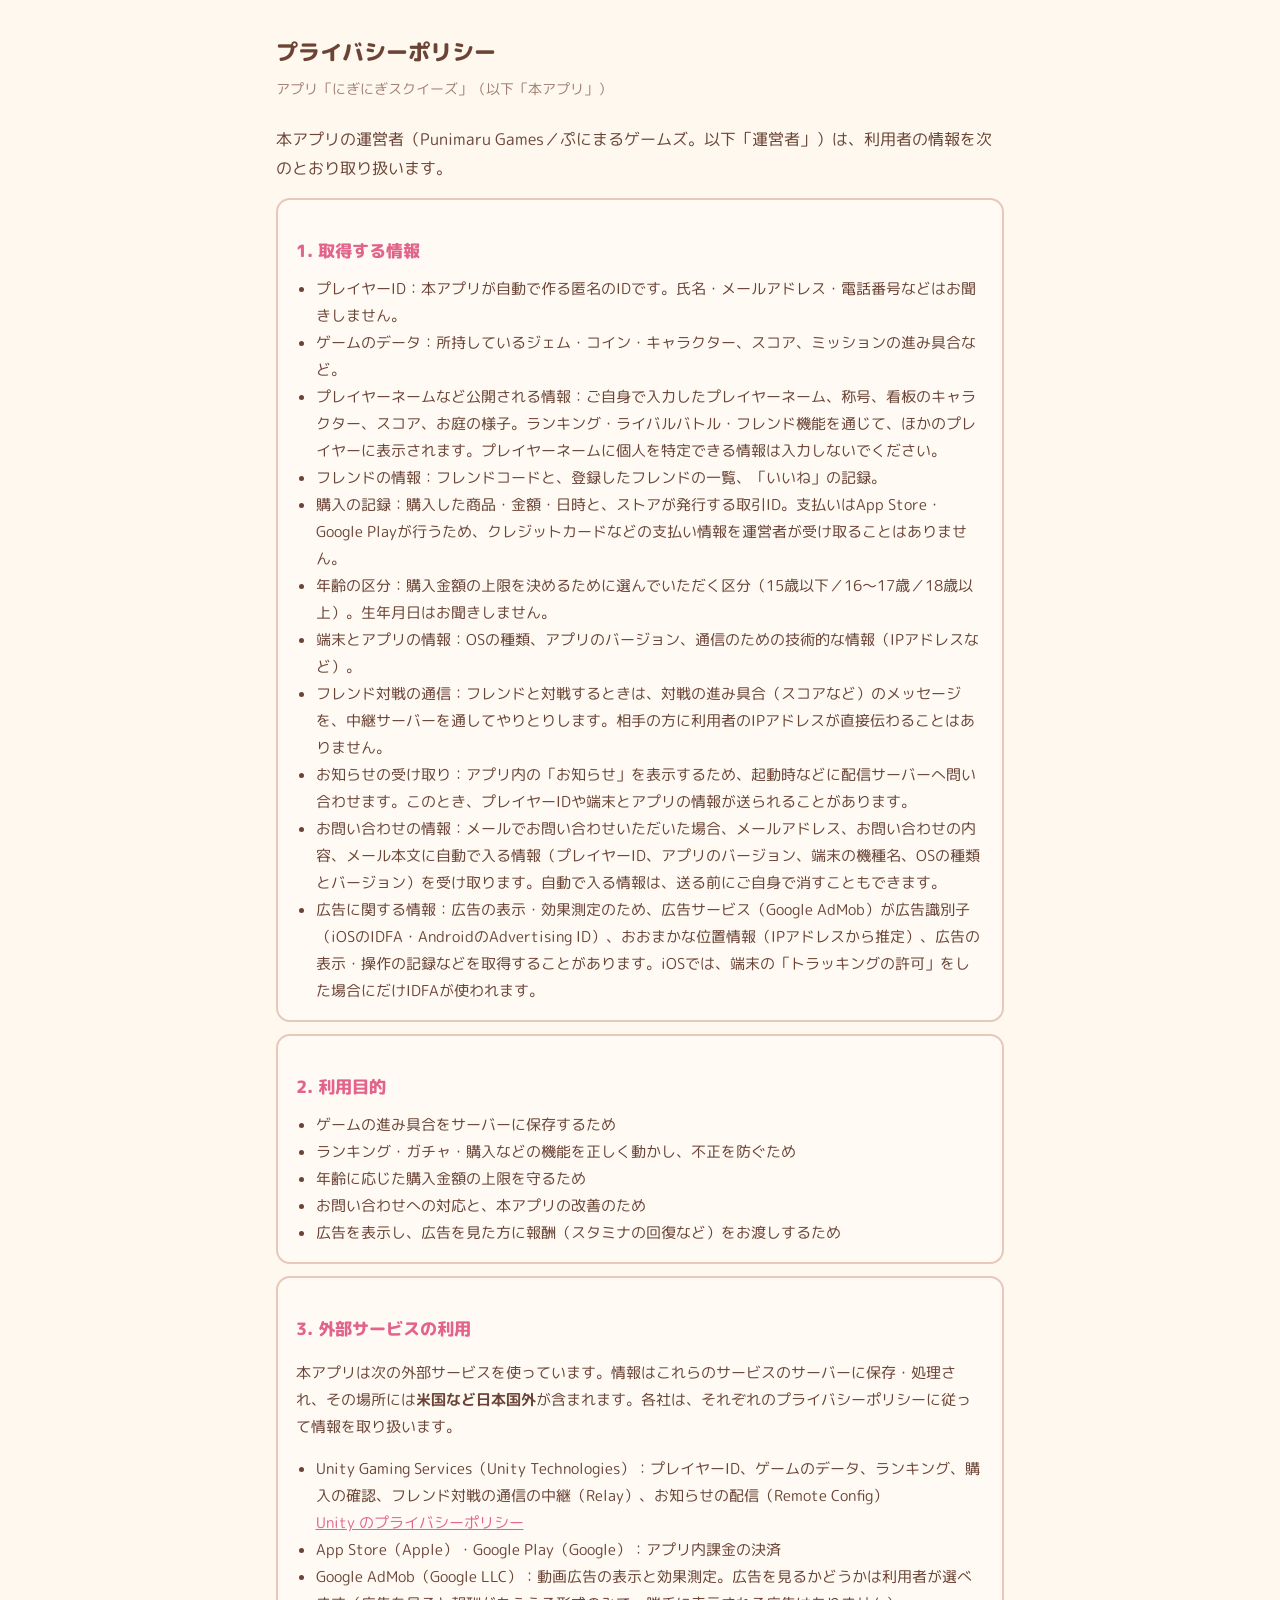
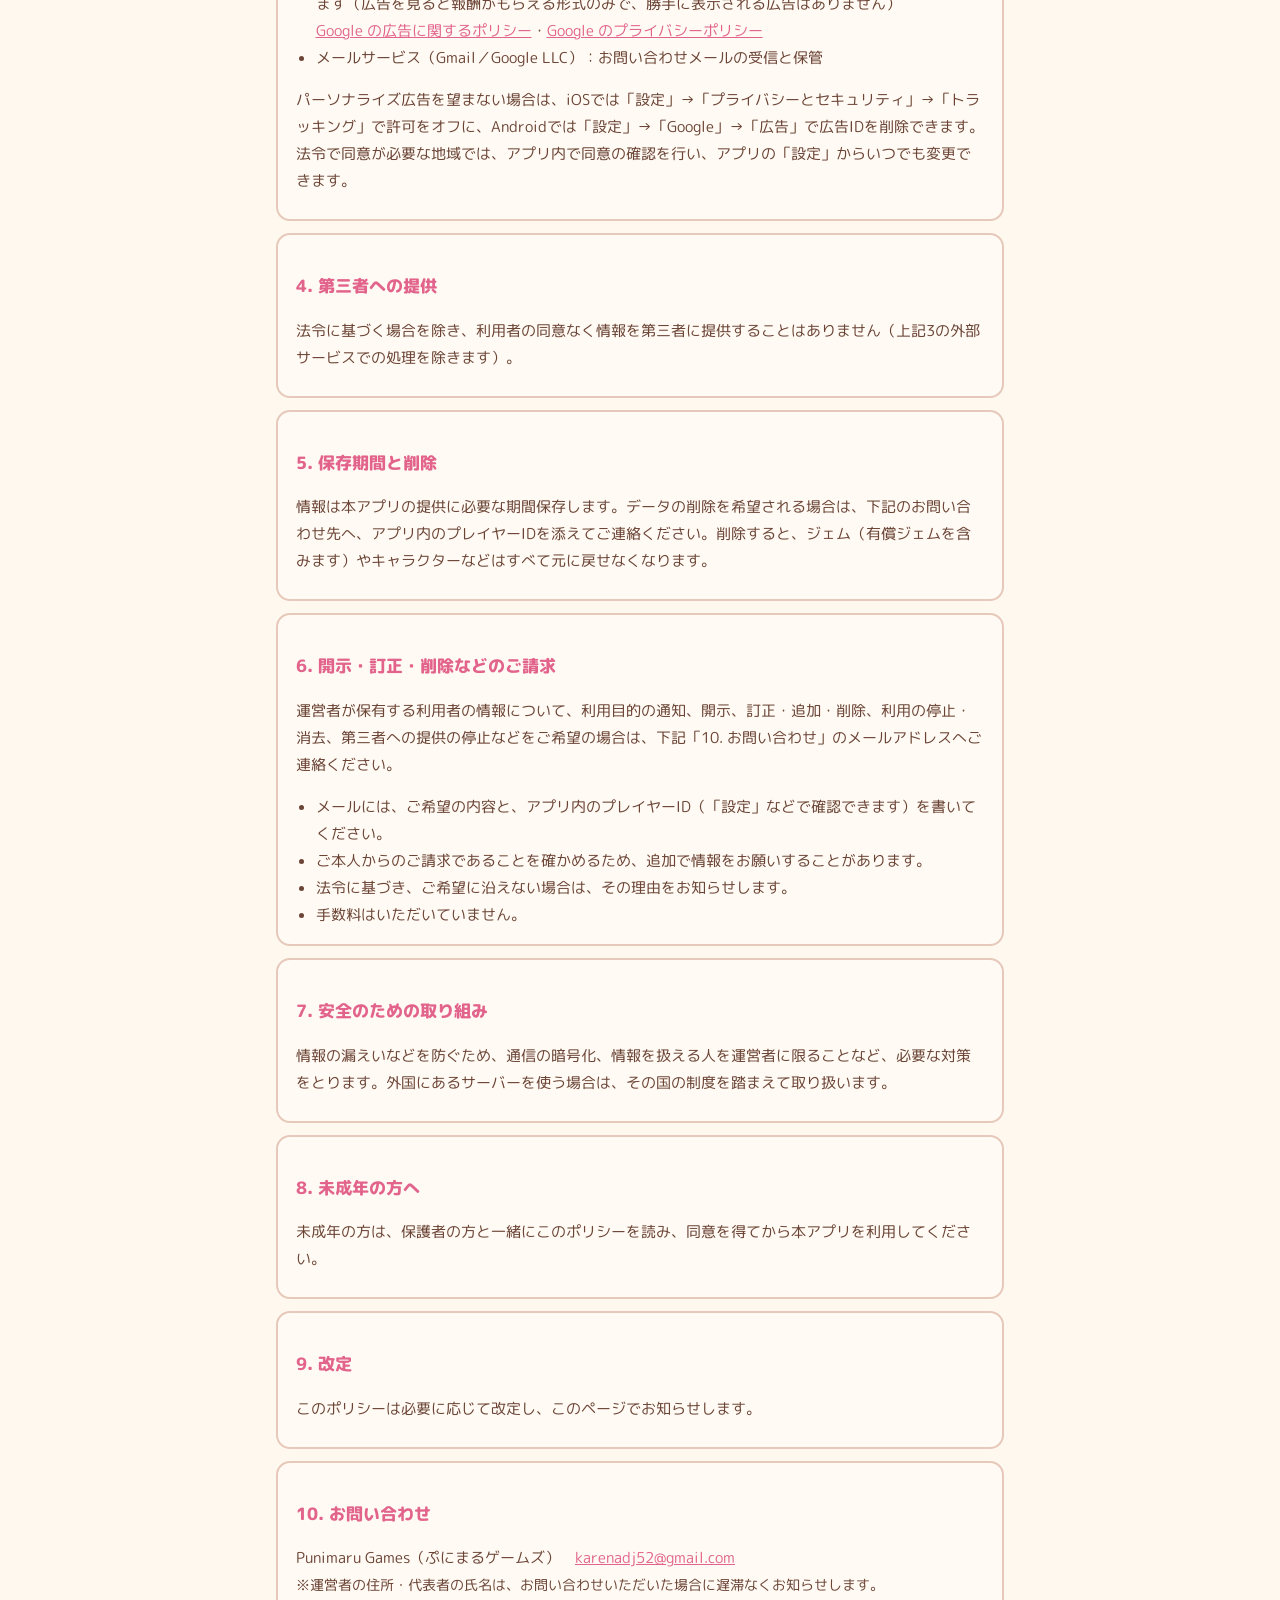
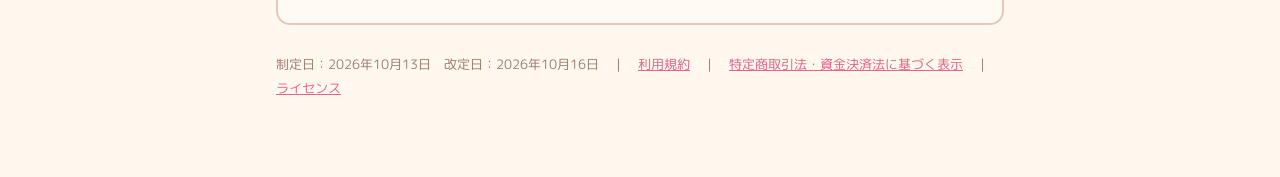
<file: privacy.html>
<!doctype html>
<html lang="ja">
<head>
<meta charset="utf-8">
<meta name="viewport" content="width=device-width, initial-scale=1">
<title>にぎにぎスクイーズ｜プライバシーポリシー</title>
<meta name="robots" content="noindex">
<link rel="preconnect" href="https://fonts.googleapis.com">
<link href="https://fonts.googleapis.com/css2?family=M+PLUS+Rounded+1c:wght@500;800&display=swap" rel="stylesheet">
<style>
  :root { --ink: #6b4436; --soft: #a07f72; --line: #e6c9bb; --pink: #e2648c; --bg: #fff8ee; --card: #fffaf3; }
  * { box-sizing: border-box; }
  body { margin: 0; background: var(--bg); color: var(--ink); font-family: 'M PLUS Rounded 1c', 'Hiragino Maru Gothic ProN', 'Yu Gothic', sans-serif; line-height: 1.8; }
  main { max-width: 760px; margin: 0 auto; padding: 32px 16px 64px; }
  h1 { font-size: 22px; font-weight: 800; margin: 0 0 4px; }
  .app { color: var(--soft); margin: 0 0 24px; font-size: 14px; }
  h2 { font-size: 17px; font-weight: 800; color: var(--pink); margin: 32px 0 8px; }
  section { background: var(--card); border: 2px solid var(--line); border-radius: 14px; padding: 4px 18px 10px; margin-top: 12px; font-size: 15px; }
  ul { padding-left: 1.3em; margin: 6px 0; }
  a { color: var(--pink); }
  .note { font-size: 13px; color: var(--soft); margin-top: 28px; }
</style>
</head>
<body>
<main>
  <h1>プライバシーポリシー</h1>
  <p class="app">アプリ「にぎにぎスクイーズ」（以下「本アプリ」）</p>
  <p>本アプリの運営者（Punimaru Games／ぷにまるゲームズ。以下「運営者」）は、利用者の情報を次のとおり取り扱います。</p>

  <section>
    <h2>1. 取得する情報</h2>
    <ul>
      <li>プレイヤーID：本アプリが自動で作る匿名のIDです。氏名・メールアドレス・電話番号などはお聞きしません。</li>
      <li>ゲームのデータ：所持しているジェム・コイン・キャラクター、スコア、ミッションの進み具合など。</li>
      <li>プレイヤーネームなど公開される情報：ご自身で入力したプレイヤーネーム、称号、看板のキャラクター、スコア、お庭の様子。ランキング・ライバルバトル・フレンド機能を通じて、ほかのプレイヤーに表示されます。プレイヤーネームに個人を特定できる情報は入力しないでください。</li>
      <li>フレンドの情報：フレンドコードと、登録したフレンドの一覧、「いいね」の記録。</li>
      <li>購入の記録：購入した商品・金額・日時と、ストアが発行する取引ID。支払いはApp Store・Google Playが行うため、クレジットカードなどの支払い情報を運営者が受け取ることはありません。</li>
      <li>年齢の区分：購入金額の上限を決めるために選んでいただく区分（15歳以下／16〜17歳／18歳以上）。生年月日はお聞きしません。</li>
      <li>端末とアプリの情報：OSの種類、アプリのバージョン、通信のための技術的な情報（IPアドレスなど）。</li>
      <li>フレンド対戦の通信：フレンドと対戦するときは、対戦の進み具合（スコアなど）のメッセージを、中継サーバーを通してやりとりします。相手の方に利用者のIPアドレスが直接伝わることはありません。</li>
      <li>お知らせの受け取り：アプリ内の「お知らせ」を表示するため、起動時などに配信サーバーへ問い合わせます。このとき、プレイヤーIDや端末とアプリの情報が送られることがあります。</li>
      <li>お問い合わせの情報：メールでお問い合わせいただいた場合、メールアドレス、お問い合わせの内容、メール本文に自動で入る情報（プレイヤーID、アプリのバージョン、端末の機種名、OSの種類とバージョン）を受け取ります。自動で入る情報は、送る前にご自身で消すこともできます。</li>
      <li>広告に関する情報：広告の表示・効果測定のため、広告サービス（Google AdMob）が広告識別子（iOSのIDFA・AndroidのAdvertising ID）、おおまかな位置情報（IPアドレスから推定）、広告の表示・操作の記録などを取得することがあります。iOSでは、端末の「トラッキングの許可」をした場合にだけIDFAが使われます。</li>
    </ul>
  </section>

  <section>
    <h2>2. 利用目的</h2>
    <ul>
      <li>ゲームの進み具合をサーバーに保存するため</li>
      <li>ランキング・ガチャ・購入などの機能を正しく動かし、不正を防ぐため</li>
      <li>年齢に応じた購入金額の上限を守るため</li>
      <li>お問い合わせへの対応と、本アプリの改善のため</li>
      <li>広告を表示し、広告を見た方に報酬（スタミナの回復など）をお渡しするため</li>
    </ul>
  </section>

  <section>
    <h2>3. 外部サービスの利用</h2>
    <p>本アプリは次の外部サービスを使っています。情報はこれらのサービスのサーバーに保存・処理され、その場所には<strong>米国など日本国外</strong>が含まれます。各社は、それぞれのプライバシーポリシーに従って情報を取り扱います。</p>
    <ul>
      <li>Unity Gaming Services（Unity Technologies）：プレイヤーID、ゲームのデータ、ランキング、購入の確認、フレンド対戦の通信の中継（Relay）、お知らせの配信（Remote Config）<br>
        <a href="https://unity.com/legal/game-player-and-app-user-privacy-policy" target="_blank" rel="noopener">Unity のプライバシーポリシー</a></li>
      <li>App Store（Apple）・Google Play（Google）：アプリ内課金の決済</li>
      <li>Google AdMob（Google LLC）：動画広告の表示と効果測定。広告を見るかどうかは利用者が選べます（広告を見ると報酬がもらえる形式のみで、勝手に表示される広告はありません）<br>
        <a href="https://policies.google.com/technologies/ads?hl=ja" target="_blank" rel="noopener">Google の広告に関するポリシー</a>・<a href="https://policies.google.com/privacy?hl=ja" target="_blank" rel="noopener">Google のプライバシーポリシー</a></li>
      <li>メールサービス（Gmail／Google LLC）：お問い合わせメールの受信と保管</li>
    </ul>
    <p>パーソナライズ広告を望まない場合は、iOSでは「設定」→「プライバシーとセキュリティ」→「トラッキング」で許可をオフに、Androidでは「設定」→「Google」→「広告」で広告IDを削除できます。法令で同意が必要な地域では、アプリ内で同意の確認を行い、アプリの「設定」からいつでも変更できます。</p>
  </section>

  <section>
    <h2>4. 第三者への提供</h2>
    <p>法令に基づく場合を除き、利用者の同意なく情報を第三者に提供することはありません（上記3の外部サービスでの処理を除きます）。</p>
  </section>

  <section>
    <h2>5. 保存期間と削除</h2>
    <p>情報は本アプリの提供に必要な期間保存します。データの削除を希望される場合は、下記のお問い合わせ先へ、アプリ内のプレイヤーIDを添えてご連絡ください。削除すると、ジェム（有償ジェムを含みます）やキャラクターなどはすべて元に戻せなくなります。</p>
  </section>

  <section>
    <h2>6. 開示・訂正・削除などのご請求</h2>
    <p>運営者が保有する利用者の情報について、利用目的の通知、開示、訂正・追加・削除、利用の停止・消去、第三者への提供の停止などをご希望の場合は、下記「10. お問い合わせ」のメールアドレスへご連絡ください。</p>
    <ul>
      <li>メールには、ご希望の内容と、アプリ内のプレイヤーID（「設定」などで確認できます）を書いてください。</li>
      <li>ご本人からのご請求であることを確かめるため、追加で情報をお願いすることがあります。</li>
      <li>法令に基づき、ご希望に沿えない場合は、その理由をお知らせします。</li>
      <li>手数料はいただいていません。</li>
    </ul>
  </section>

  <section>
    <h2>7. 安全のための取り組み</h2>
    <p>情報の漏えいなどを防ぐため、通信の暗号化、情報を扱える人を運営者に限ることなど、必要な対策をとります。外国にあるサーバーを使う場合は、その国の制度を踏まえて取り扱います。</p>
  </section>

  <section>
    <h2>8. 未成年の方へ</h2>
    <p>未成年の方は、保護者の方と一緒にこのポリシーを読み、同意を得てから本アプリを利用してください。</p>
  </section>

  <section>
    <h2>9. 改定</h2>
    <p>このポリシーは必要に応じて改定し、このページでお知らせします。</p>
  </section>

  <section>
    <h2>10. お問い合わせ</h2>
    <p>Punimaru Games（ぷにまるゲームズ）　<a href="mailto:karenadj52@gmail.com">karenadj52@gmail.com</a><br>
    <span style="font-size:.9em">※運営者の住所・代表者の氏名は、お問い合わせいただいた場合に遅滞なくお知らせします。</span></p>
  </section>

  <p class="note">制定日：2026年10月13日　改定日：2026年10月16日　｜　<a href="terms.html">利用規約</a>　｜　<a href="legal.html">特定商取引法・資金決済法に基づく表示</a>　｜　<a href="licenses.html">ライセンス</a></p>
</main>
</body>
</html>
</file>
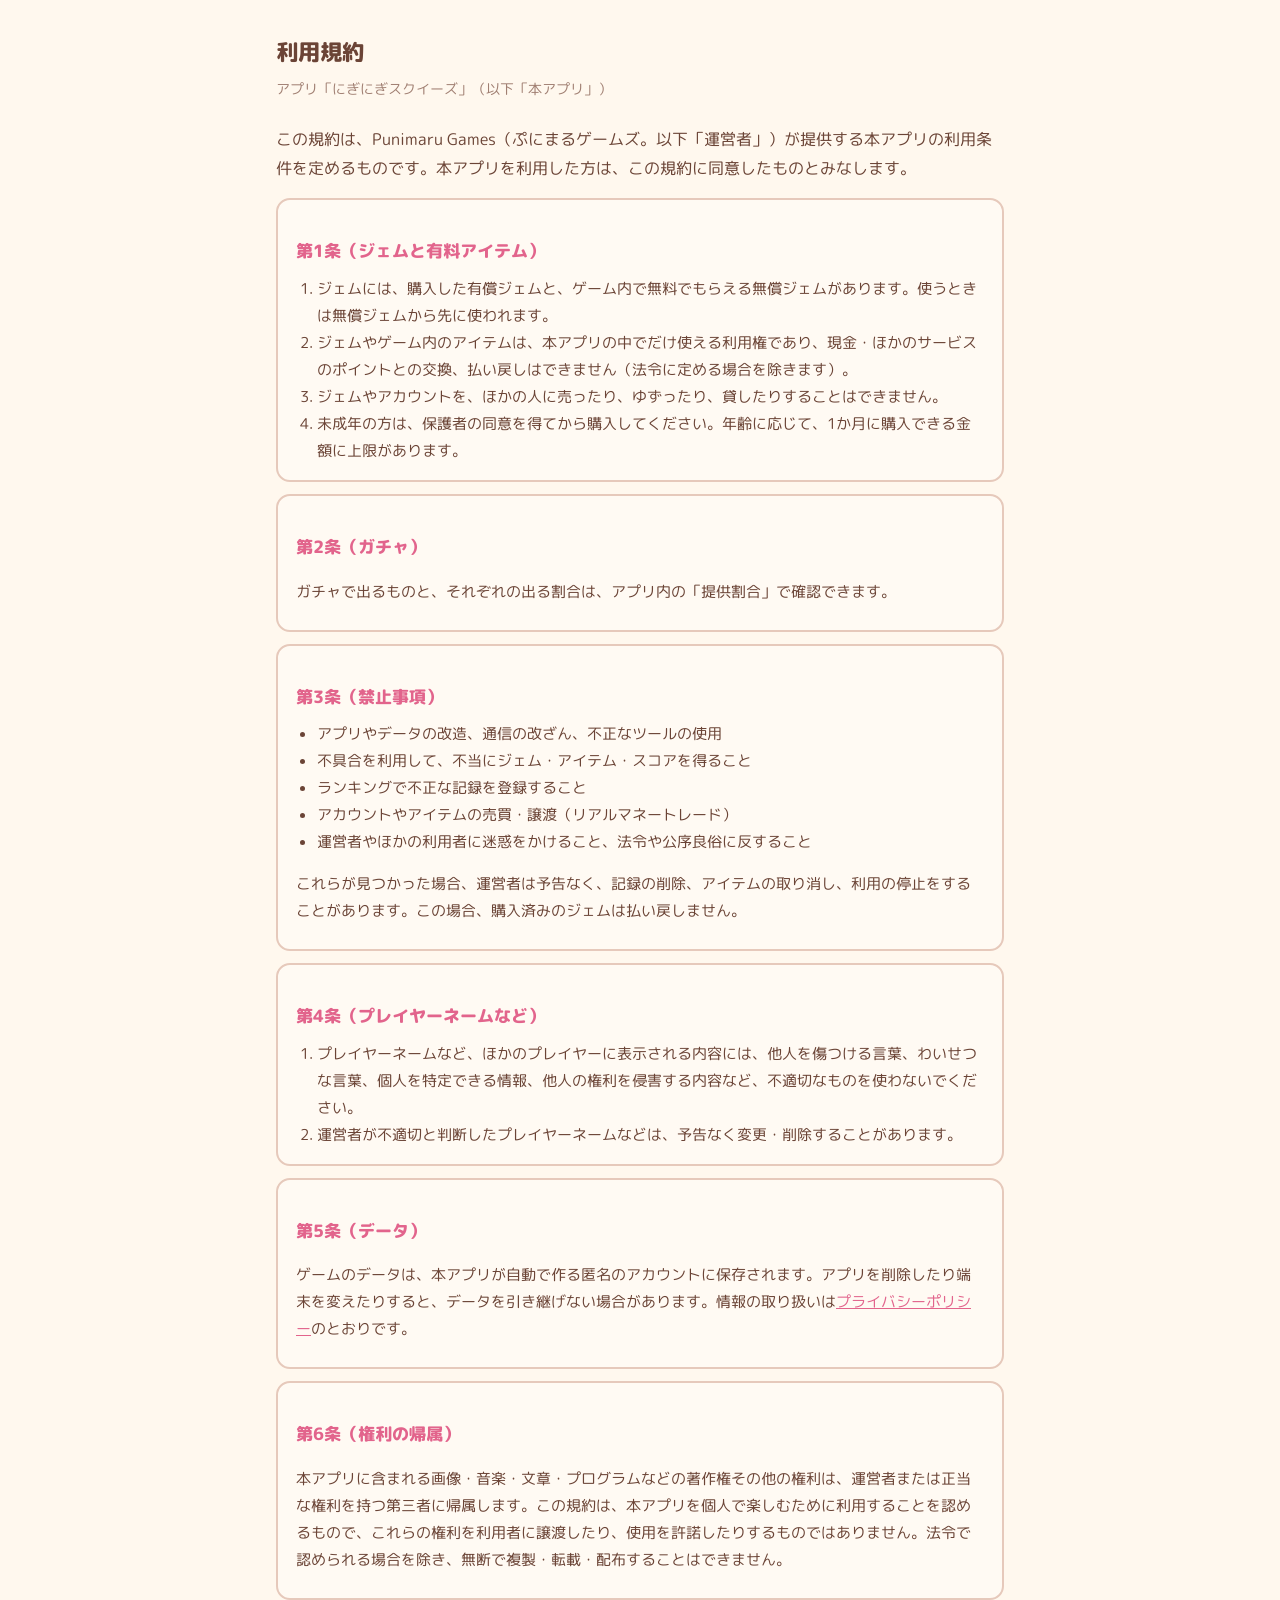
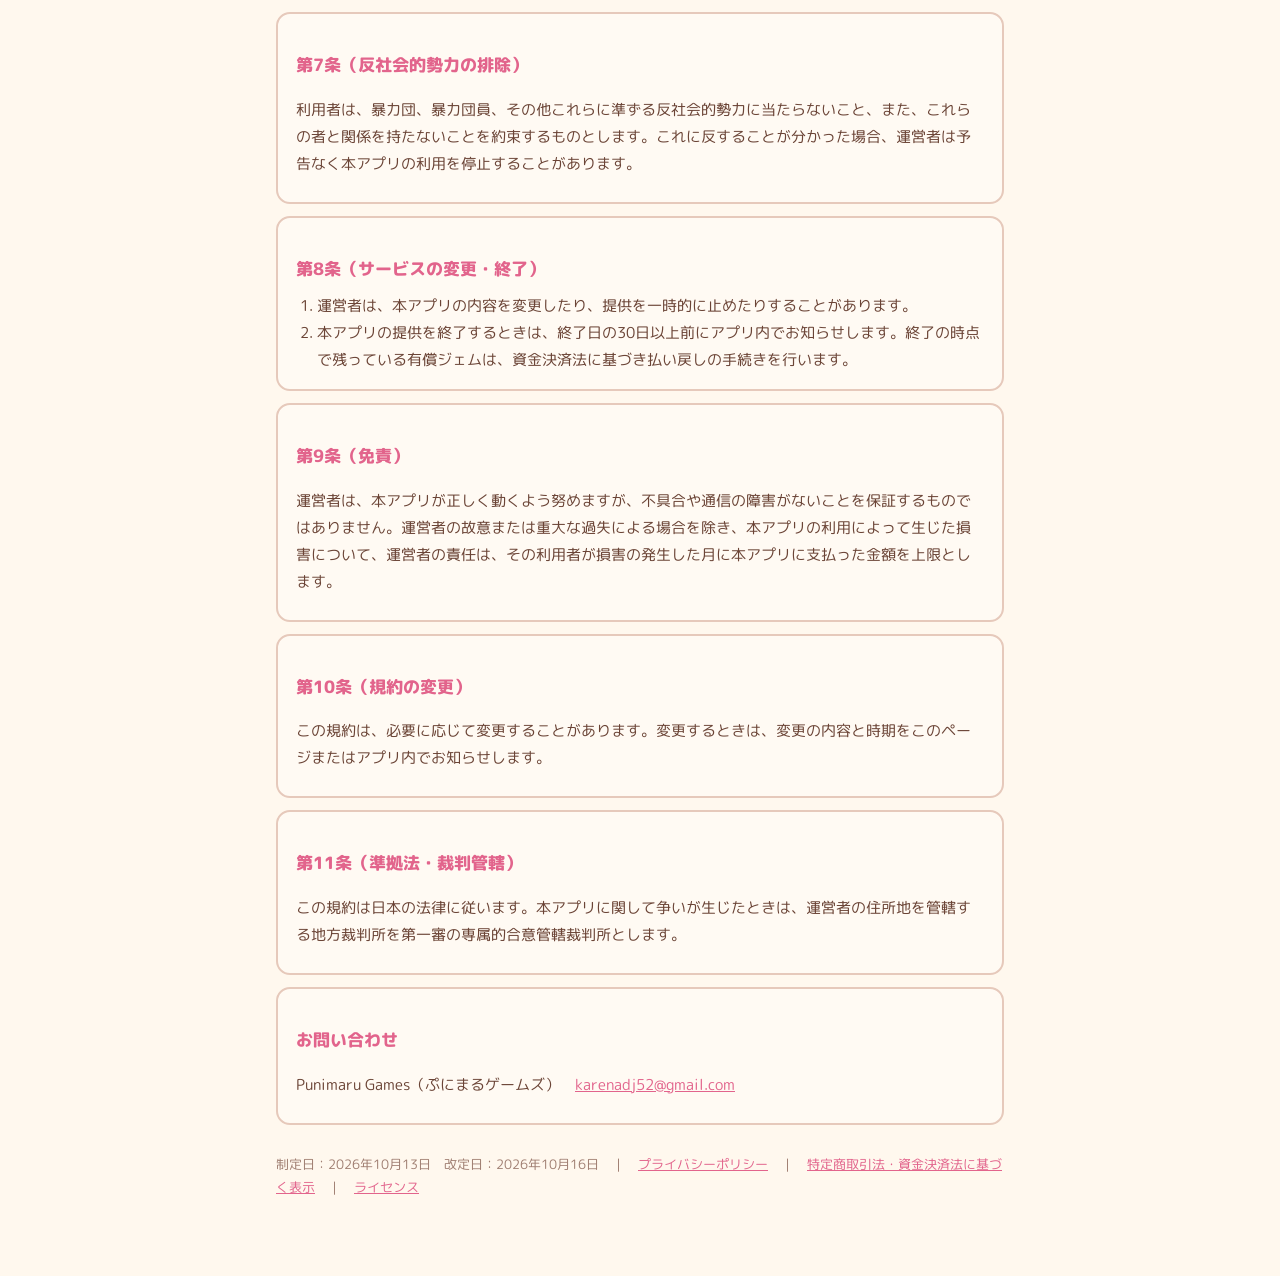
<file: terms.html>
<!doctype html>
<html lang="ja">
<head>
<meta charset="utf-8">
<meta name="viewport" content="width=device-width, initial-scale=1">
<title>にぎにぎスクイーズ｜利用規約</title>
<meta name="robots" content="noindex">
<link rel="preconnect" href="https://fonts.googleapis.com">
<link href="https://fonts.googleapis.com/css2?family=M+PLUS+Rounded+1c:wght@500;800&display=swap" rel="stylesheet">
<style>
  :root { --ink: #6b4436; --soft: #a07f72; --line: #e6c9bb; --pink: #e2648c; --bg: #fff8ee; --card: #fffaf3; }
  * { box-sizing: border-box; }
  body { margin: 0; background: var(--bg); color: var(--ink); font-family: 'M PLUS Rounded 1c', 'Hiragino Maru Gothic ProN', 'Yu Gothic', sans-serif; line-height: 1.8; }
  main { max-width: 760px; margin: 0 auto; padding: 32px 16px 64px; }
  h1 { font-size: 22px; font-weight: 800; margin: 0 0 4px; }
  .app { color: var(--soft); margin: 0 0 24px; font-size: 14px; }
  h2 { font-size: 17px; font-weight: 800; color: var(--pink); margin: 32px 0 8px; }
  section { background: var(--card); border: 2px solid var(--line); border-radius: 14px; padding: 4px 18px 10px; margin-top: 12px; font-size: 15px; }
  ol, ul { padding-left: 1.4em; margin: 6px 0; }
  a { color: var(--pink); }
  .note { font-size: 13px; color: var(--soft); margin-top: 28px; }
</style>
</head>
<body>
<main>
  <h1>利用規約</h1>
  <p class="app">アプリ「にぎにぎスクイーズ」（以下「本アプリ」）</p>
  <p>この規約は、Punimaru Games（ぷにまるゲームズ。以下「運営者」）が提供する本アプリの利用条件を定めるものです。本アプリを利用した方は、この規約に同意したものとみなします。</p>

  <section>
    <h2>第1条（ジェムと有料アイテム）</h2>
    <ol>
      <li>ジェムには、購入した有償ジェムと、ゲーム内で無料でもらえる無償ジェムがあります。使うときは無償ジェムから先に使われます。</li>
      <li>ジェムやゲーム内のアイテムは、本アプリの中でだけ使える利用権であり、現金・ほかのサービスのポイントとの交換、払い戻しはできません（法令に定める場合を除きます）。</li>
      <li>ジェムやアカウントを、ほかの人に売ったり、ゆずったり、貸したりすることはできません。</li>
      <li>未成年の方は、保護者の同意を得てから購入してください。年齢に応じて、1か月に購入できる金額に上限があります。</li>
    </ol>
  </section>

  <section>
    <h2>第2条（ガチャ）</h2>
    <p>ガチャで出るものと、それぞれの出る割合は、アプリ内の「提供割合」で確認できます。</p>
  </section>

  <section>
    <h2>第3条（禁止事項）</h2>
    <ul>
      <li>アプリやデータの改造、通信の改ざん、不正なツールの使用</li>
      <li>不具合を利用して、不当にジェム・アイテム・スコアを得ること</li>
      <li>ランキングで不正な記録を登録すること</li>
      <li>アカウントやアイテムの売買・譲渡（リアルマネートレード）</li>
      <li>運営者やほかの利用者に迷惑をかけること、法令や公序良俗に反すること</li>
    </ul>
    <p>これらが見つかった場合、運営者は予告なく、記録の削除、アイテムの取り消し、利用の停止をすることがあります。この場合、購入済みのジェムは払い戻しません。</p>
  </section>

  <section>
    <h2>第4条（プレイヤーネームなど）</h2>
    <ol>
      <li>プレイヤーネームなど、ほかのプレイヤーに表示される内容には、他人を傷つける言葉、わいせつな言葉、個人を特定できる情報、他人の権利を侵害する内容など、不適切なものを使わないでください。</li>
      <li>運営者が不適切と判断したプレイヤーネームなどは、予告なく変更・削除することがあります。</li>
    </ol>
  </section>

  <section>
    <h2>第5条（データ）</h2>
    <p>ゲームのデータは、本アプリが自動で作る匿名のアカウントに保存されます。アプリを削除したり端末を変えたりすると、データを引き継げない場合があります。情報の取り扱いは<a href="privacy.html">プライバシーポリシー</a>のとおりです。</p>
  </section>

  <section>
    <h2>第6条（権利の帰属）</h2>
    <p>本アプリに含まれる画像・音楽・文章・プログラムなどの著作権その他の権利は、運営者または正当な権利を持つ第三者に帰属します。この規約は、本アプリを個人で楽しむために利用することを認めるもので、これらの権利を利用者に譲渡したり、使用を許諾したりするものではありません。法令で認められる場合を除き、無断で複製・転載・配布することはできません。</p>
  </section>

  <section>
    <h2>第7条（反社会的勢力の排除）</h2>
    <p>利用者は、暴力団、暴力団員、その他これらに準ずる反社会的勢力に当たらないこと、また、これらの者と関係を持たないことを約束するものとします。これに反することが分かった場合、運営者は予告なく本アプリの利用を停止することがあります。</p>
  </section>

  <section>
    <h2>第8条（サービスの変更・終了）</h2>
    <ol>
      <li>運営者は、本アプリの内容を変更したり、提供を一時的に止めたりすることがあります。</li>
      <li>本アプリの提供を終了するときは、終了日の30日以上前にアプリ内でお知らせします。終了の時点で残っている有償ジェムは、資金決済法に基づき払い戻しの手続きを行います。</li>
    </ol>
  </section>

  <section>
    <h2>第9条（免責）</h2>
    <p>運営者は、本アプリが正しく動くよう努めますが、不具合や通信の障害がないことを保証するものではありません。運営者の故意または重大な過失による場合を除き、本アプリの利用によって生じた損害について、運営者の責任は、その利用者が損害の発生した月に本アプリに支払った金額を上限とします。</p>
  </section>

  <section>
    <h2>第10条（規約の変更）</h2>
    <p>この規約は、必要に応じて変更することがあります。変更するときは、変更の内容と時期をこのページまたはアプリ内でお知らせします。</p>
  </section>

  <section>
    <h2>第11条（準拠法・裁判管轄）</h2>
    <p>この規約は日本の法律に従います。本アプリに関して争いが生じたときは、運営者の住所地を管轄する地方裁判所を第一審の専属的合意管轄裁判所とします。</p>
  </section>

  <section>
    <h2>お問い合わせ</h2>
    <p>Punimaru Games（ぷにまるゲームズ）　<a href="mailto:karenadj52@gmail.com">karenadj52@gmail.com</a></p>
  </section>

  <p class="note">制定日：2026年10月13日　改定日：2026年10月16日　｜　<a href="privacy.html">プライバシーポリシー</a>　｜　<a href="legal.html">特定商取引法・資金決済法に基づく表示</a>　｜　<a href="licenses.html">ライセンス</a></p>
</main>
</body>
</html>
</file>
<file: style.css>
/* 画風はスクイーズのイラストに合わせる：クリーム地・細い茶色の線・ふんわりハイライト */
:root {
  --ink: #6b4436;          /* イラストの線と同じ茶色 */
  --ink-soft: #a07f72;
  --line: #c99a86;         /* UIの細い輪郭 */
  --pink: #ff8fb1;
  --pink-deep: #e2648c;
  --pink-pale: #ffe4ec;
  --cream: #fff8ee;
  --cream-deep: #f6e6d4;
  --card: #fffaf3;
  --mint: #8fd9c4;
  --gold: #f0a92a;
}
* { box-sizing: border-box; }
html, body {
  margin: 0; height: 100%;
  background: #f7dfe4;
  color: var(--ink);
  font-family: 'M PLUS Rounded 1c', 'Hiragino Maru Gothic ProN', 'Yu Gothic', sans-serif;
  overflow: hidden;
  touch-action: none;
  user-select: none; -webkit-user-select: none; -webkit-touch-callout: none;
}
#app {
  position: relative; width: 100%; max-width: 480px; height: 100vh; height: 100dvh;
  margin: 0 auto; overflow: hidden;
  background: linear-gradient(#ffe9f1, #fff4e2);
}
#cv { position: absolute; inset: 0; width: 100%; height: 100%; display: block; }
.hidden { display: none !important; }

/* 共通：ぷっくりパネル（細い線＋上のハイライト＋下のやわらかい影） */
.puffy {
  background: linear-gradient(#fffdf9, var(--card));
  border: 2px solid var(--line);
  box-shadow: inset 0 2px 0 rgba(255,255,255,.9), 0 3px 0 rgba(150,100,80,.22), 0 6px 14px rgba(150,90,80,.12);
}

/* HUD */
#hud {
  position: absolute; top: calc(10px + env(safe-area-inset-top)); left: 16px; right: 16px;
  display: flex; gap: 8px; pointer-events: none;
}
.hud-box {
  flex: 1; border-radius: 16px; padding: 3px 8px 4px;
  display: flex; flex-direction: column; align-items: center;
  font-weight: 800; font-size: 22px; line-height: 1.15;
  background: linear-gradient(#fffdf9, var(--card));
  border: 2px solid var(--line);
  box-shadow: inset 0 2px 0 rgba(255,255,255,.9), 0 3px 0 rgba(150,100,80,.22);
}
.hud-box.score { flex: 1.4; }
.hud-box .lbl {
  font-size: 10px; color: #fff; font-weight: 800; background: var(--pink); border-radius: 999px;
  padding: 0 8px; margin-top: -1px; letter-spacing: .05em;
}
#hudTime.low { color: var(--pink-deep); }

#order {
  position: absolute; top: calc(76px + env(safe-area-inset-top)); left: 16px; right: 64px;
  border-radius: 20px; padding: 8px 14px 10px; pointer-events: none;
  background: linear-gradient(#fffdf9, var(--card));
  border: 2px solid var(--line);
  box-shadow: inset 0 2px 0 rgba(255,255,255,.9), 0 3px 0 rgba(150,100,80,.2);
  transition: transform .15s;
}
/* しっぽ：線つき */
#order::before, #order::after {
  content: ''; position: absolute; left: 38px; border: 11px solid transparent; border-bottom: 0;
}
#order::before { bottom: -13px; border-top-color: var(--line); }
#order::after { bottom: -9px; left: 40px; border-width: 9px; border-top-color: var(--card); }
#order.pop { transform: scale(1.06); }
#order.special { background: linear-gradient(#fffbe6, #fff3c4); }
#order.special::after { border-top-color: #fff3c4; }
#order.danger { background: linear-gradient(#fff1ec, #ffdcd2); border-color: #e59a85; }
#order.danger::before { border-top-color: #e59a85; }
#order.danger::after { border-top-color: #ffdcd2; }
#order.danger .txt { color: #c9301c; }
.shinytag { color: #e89a00; font-weight: 800; }
#order .who { font-size: 11px; color: var(--ink-soft); }
#order .txt { font-size: 22px; font-weight: 800; }
#btnMute {
  position: absolute; z-index: 5; top: calc(80px + env(safe-area-inset-top)); right: 16px;
  width: 40px; height: 40px; border-radius: 50%; padding: 0;
  background: linear-gradient(#fffdf9, var(--card)); border: 2px solid var(--line);
  box-shadow: inset 0 2px 0 rgba(255,255,255,.9), 0 3px 0 rgba(150,100,80,.22);
  color: var(--ink); font-size: 16px; font-weight: 800; font-family: inherit; cursor: pointer;
}
#app.fever .hud-box { animation: feverBox .4s ease-in-out infinite alternate; }
@keyframes feverBox { from { background: #fff4b8; } to { background: #ffd6ea; } }
#holdHint {
  position: absolute; bottom: calc(18px + env(safe-area-inset-bottom)); left: 16px; right: 16px;
  text-align: center; font-size: 13px; font-weight: 800; color: #fff; pointer-events: none;
  text-shadow: 0 1px 0 rgba(120,70,60,.55), 0 0 6px rgba(120,70,60,.35);
}

/* overlays */
.overlay {
  position: absolute; inset: 0; display: flex; flex-direction: column;
  align-items: center; justify-content: center; padding: 16px;
  background: rgba(120, 70, 70, .28);
  backdrop-filter: blur(3px); -webkit-backdrop-filter: blur(3px);
}
.overlay.passthru { background: transparent; backdrop-filter: none; -webkit-backdrop-filter: none; pointer-events: none; justify-content: space-between; }
.overlay.passthru button { pointer-events: auto; }

/* ロゴ：AI生成のリボン帯の上に、クリーム色＋茶色ふちの文字 */
.logo {
  text-align: center; margin-top: calc(18px + env(safe-area-inset-top));
  width: min(100%, 400px); padding: 22px 12px 40px;
  background: url(assets/ui/banner.png) center 92% / 100% auto no-repeat;
}
.logo-sub {
  display: inline-block; font-size: 12px; color: #fff; font-weight: 800; letter-spacing: .12em;
  background: var(--pink-deep); border-radius: 999px; padding: 1px 12px; margin-bottom: 4px;
  box-shadow: 0 2px 0 rgba(150,60,80,.3);
}
.logo-main {
  font-size: 38px; font-weight: 800; line-height: 1.08; color: #fff7ee;
  -webkit-text-stroke: 7px var(--ink); paint-order: stroke fill;
  text-shadow: 0 4px 0 #b9786a, 0 7px 10px rgba(110,60,50,.25);
  letter-spacing: .02em;
}
.logo-main .accent { color: #ffc2d4; }
.title-hint {
  font-size: 13px; font-weight: 800; color: #fff; margin-top: auto; margin-bottom: 8px;
  text-shadow: 0 1px 0 rgba(120,70,60,.55), 0 0 6px rgba(120,70,60,.35);
}
.title-bottom {
  width: 100%; max-width: 340px; margin-bottom: calc(14px + env(safe-area-inset-bottom));
  padding: 10px 12px 12px; border-radius: 26px;
  background: rgba(255,250,243,.82); border: 2px solid var(--line);
  box-shadow: inset 0 2px 0 rgba(255,255,255,.9), 0 4px 0 rgba(150,100,80,.22), 0 8px 20px rgba(120,70,60,.18);
}
.wallet { display: flex; justify-content: center; gap: 10px; font-size: 12px; margin: 0 0 10px; }
.wallet span {
  background: var(--cream-deep); border-radius: 999px; padding: 2px 12px;
  box-shadow: inset 0 1px 2px rgba(150,100,80,.2);
}
.wallet b { font-size: 15px; }
.row { display: flex; gap: 10px; margin-top: 10px; }
.row .btn { flex: 1; min-width: 0; width: auto; }

/* ボタン：ぷっくり・線つき・上ツヤ */
.btn {
  position: relative; display: block; width: 100%; border-radius: 999px; font-family: inherit;
  font-weight: 800; cursor: pointer; padding: 13px 10px; font-size: 18px;
  border: 2px solid var(--ink);
  transition: transform .08s, box-shadow .08s;
}
.btn:active { transform: translateY(3px); }
.btn.main {
  /* 上半分のツヤは背景に入れる（文字の下になるように） */
  background:
    radial-gradient(60% 40% at 50% 18%, rgba(255,255,255,.55), rgba(255,255,255,0) 70%),
    linear-gradient(#ffa9c3, var(--pink) 55%, #f97ea3);
  color: #fff; text-shadow: 0 1px 0 rgba(160,60,90,.5);
  box-shadow: 0 4px 0 #b9506f, 0 7px 12px rgba(180,70,100,.25);
}
.btn.main:active { box-shadow: 0 1px 0 #b9506f; }
.btn.sub {
  background:
    radial-gradient(60% 40% at 50% 18%, rgba(255,255,255,.9), rgba(255,255,255,0) 70%),
    linear-gradient(#fffdf9, var(--cream) 60%, var(--cream-deep));
  color: var(--ink); font-size: 16px; padding: 10px 8px;
  box-shadow: 0 4px 0 #b88f7c, 0 6px 10px rgba(150,100,80,.18);
}
.btn.sub:active { box-shadow: 0 1px 0 #b88f7c; }
.btn.link { background: none; border: 0; color: var(--ink-soft); font-size: 14px; padding: 10px; margin-top: 4px; }
.btn:disabled { opacity: .45; }

/* カード：レースっぽい点線の内枠 */
.card {
  position: relative; width: 100%; max-width: 360px; border-radius: 28px; padding: 22px 18px 10px;
  text-align: center; max-height: 100%; overflow-y: auto;
  background: linear-gradient(#fffdf9, var(--card));
  border: 2px solid var(--line);
  box-shadow: inset 0 0 0 5px var(--card), inset 0 0 0 7px #f6c9d6, 0 5px 0 rgba(150,100,80,.25), 0 12px 28px rgba(110,60,60,.25);
}
.card-title {
  display: inline-block; font-size: 18px; font-weight: 800; margin-bottom: 12px;
  background: var(--pink); color: #fff; border: 2px solid var(--ink); border-radius: 999px; padding: 3px 18px;
  box-shadow: 0 3px 0 #b9506f; text-shadow: 0 1px 0 rgba(160,60,90,.5);
}
.card-title small { font-size: 12px; color: #fff; opacity: .9; }

.res-rank {
  display: inline-block; background: var(--pink-pale); color: var(--pink-deep); font-weight: 800;
  border: 2px solid #f3b3c6; border-radius: 999px; padding: 3px 14px; font-size: 15px;
}
.res-score { font-size: 56px; font-weight: 800; line-height: 1.1; margin-top: 6px; color: var(--ink); }
.res-score small { font-size: 18px; margin-left: 4px; }
.res-best { font-size: 13px; color: var(--ink-soft); min-height: 18px; }
.res-best.new { color: var(--pink-deep); font-weight: 800; }
.res-stats { display: grid; grid-template-columns: repeat(4, 1fr); gap: 6px; margin: 12px 0; }
.res-stats div {
  background: var(--cream); border: 1.5px solid var(--cream-deep); border-radius: 14px;
  padding: 6px 2px; font-size: 18px; font-weight: 800;
}
.res-stats span { display: block; font-size: 10px; color: var(--ink-soft); font-weight: 500; }
.res-coin { font-size: 15px; margin-bottom: 12px; }
.res-coin b { color: var(--gold); }

/* ---- タイトルの追加UI ---- */
.title-bottom .btn.main { padding: 11px 10px; }
.t-event {
  text-align: center; font-size: 12px; font-weight: 800; color: #fff; margin: -2px 0 8px;
  background: linear-gradient(90deg, #ff9a3c, #a77be0); border: 2px solid var(--ink); border-radius: 999px; padding: 2px 10px;
}
.t-status { display: flex; align-items: center; justify-content: space-between; gap: 8px; margin-bottom: 8px; }
.t-status .wallet { margin: 0; gap: 6px; }
.t-level { font-size: 12px; font-weight: 800; min-width: 92px; }
.xpbar { height: 7px; border-radius: 999px; background: var(--cream-deep); overflow: hidden; margin-top: 2px; box-shadow: inset 0 1px 2px rgba(150,100,80,.25); }
.xpbar i { display: block; height: 100%; background: linear-gradient(90deg, #8fd9c4, #ff8fb1); border-radius: 999px; }
.t-kanban {
  display: flex; align-items: center; gap: 8px; width: 100%; text-align: left; font-family: inherit; color: var(--ink);
  background: var(--pink-pale); border: 2px dashed #f3a9c0; border-radius: 16px; padding: 6px 10px; margin-bottom: 8px; cursor: pointer;
  font-size: 13px; line-height: 1.3;
}
.t-kanban span { flex: 1; }
.t-kanban small { color: var(--ink-soft); font-size: 11px; }
.t-kanban em { font-style: normal; font-size: 11px; font-weight: 800; color: #fff; background: var(--pink-deep); border-radius: 999px; padding: 3px 9px; white-space: nowrap; }
.lv { font-size: 11px; font-weight: 800; color: #fff; background: #a77be0; border-radius: 6px; padding: 0 5px; }
.btn.daily {
  margin-top: 8px; font-size: 15px; padding: 8px 10px; color: #2f6b5c;
  background: radial-gradient(60% 40% at 50% 18%, rgba(255,255,255,.8), rgba(255,255,255,0) 70%), linear-gradient(#e2fbf3, #b9eedd);
  box-shadow: 0 4px 0 #6fb9a3, 0 6px 10px rgba(80,150,130,.2);
}
.btn.daily small { display: block; font-size: 10.5px; font-weight: 500; color: #4f8a7a; margin-top: 1px; white-space: nowrap; overflow: hidden; text-overflow: ellipsis; }
.title-hint { display: none; }
/* ランキング挑戦ともちもちルームを横ならび（縦をつめる） */
.row.main-row { margin-top: 0; gap: 8px; align-items: stretch; }
.row.main-row .btn { margin-top: 0; font-size: 15px; padding: 9px 6px; line-height: 1.2; }
.row.main-row .btn.main { flex: 1.35; }
.row.main-row .btn.daily { flex: 1; }
.row.main-row .btn small { font-size: 9.5px; }
.btn.daily:active { box-shadow: 0 1px 0 #6fb9a3; }
.btn.daily .dbest { font-size: 11px; color: #fff; background: #4fb398; border-radius: 999px; padding: 1px 8px; vertical-align: 2px; }
.row .btn.sub { font-size: 14px; padding: 9px 4px; }
.evtag { display: inline-block; font-size: 11px; font-weight: 800; color: #fff; background: linear-gradient(90deg, #ff9a3c, #a77be0); border-radius: 6px; padding: 0 6px; }
.lvup { font-weight: 800; color: #2aa88a; }

/* ---- 図鑑：看板えらび ---- */
.dex-detail { font-size: 12.5px; background: var(--pink-pale); border-radius: 14px; padding: 6px 10px; margin-bottom: 8px; line-height: 1.4; }
.dex-detail small { color: var(--ink-soft); }
.dex-cell { cursor: pointer; position: relative; }
.dex-cell.locked { cursor: default; }
.dex-cell.kanban { border-color: var(--pink-deep); background: #fff0f5; box-shadow: 0 0 0 2px var(--pink) inset; }
.dex-cell.kanban::before {
  content: '看板'; position: absolute; top: 4px; left: 4px; font-size: 10px; font-weight: 800; color: #fff;
  background: var(--pink-deep); border-radius: 6px; padding: 0 5px;
}
.dex-cell .sk { font-size: 9.5px; color: #a77be0; font-weight: 800; }
.dex-head { grid-column: 1 / -1; font-size: 13px; font-weight: 800; color: #fff; background: linear-gradient(90deg, #ff9a3c, #a77be0); border-radius: 999px; padding: 3px; margin-top: 4px; }

/* ---- おみせ ---- */
.shop-level { font-size: 13px; font-weight: 800; margin-bottom: 8px; }
.shop-level small { display: block; font-weight: 500; color: var(--ink-soft); font-size: 11px; margin-top: 2px; }
.tabs { display: flex; gap: 6px; justify-content: center; margin-bottom: 8px; }
.tabs button {
  font-family: inherit; font-weight: 800; font-size: 13px; color: var(--ink); background: var(--cream); cursor: pointer;
  border: 2px solid var(--line); border-radius: 999px; padding: 4px 14px;
}
.tabs button.on { background: var(--pink); color: #fff; border-color: var(--ink); }
.shop-grid { display: grid; grid-template-columns: repeat(2, 1fr); gap: 8px; margin-bottom: 8px; }
.shop-item { background: var(--cream); border: 1.5px solid var(--cream-deep); border-radius: 16px; padding: 6px; font-size: 12px; }
.shop-item.on { border-color: var(--pink-deep); box-shadow: 0 0 0 2px var(--pink) inset; }
.shop-item .thumb { height: 88px; border-radius: 12px; background: center / cover no-repeat #fff; margin-bottom: 4px; }
.shop-item .thumb.plate { background-size: contain; background-color: #fff6f0; }
.shop-item .thumb.bgm { display: flex; align-items: center; justify-content: center; font-size: 34px; color: var(--pink-deep); background: #fff0f5; cursor: pointer; }
.shop-item .nm { font-weight: 800; min-height: 30px; }
.shop-item .mini {
  font-family: inherit; font-weight: 800; font-size: 12px; color: #fff; background: var(--pink); cursor: pointer;
  border: 2px solid var(--ink); border-radius: 999px; padding: 3px 10px; box-shadow: 0 2px 0 #b9506f;
}
.shop-item .mini:disabled { opacity: .45; }
.shop-item .tag { display: inline-block; font-size: 11px; font-weight: 800; color: var(--pink-deep); }
.shop-item .tag.lock { color: var(--ink-soft); }

/* ---- ジェム・ランキング・ブースト・ルーム ---- */
.btn small { display: block; font-size: 10.5px; font-weight: 500; opacity: .92; margin-top: 1px; white-space: nowrap; overflow: hidden; text-overflow: ellipsis; }
.gem-chip, .wallet .gem {
  display: inline-flex; align-items: center; gap: 3px; font-family: inherit; color: var(--ink); cursor: pointer;
  background: #efe4ff; border: 0; border-radius: 999px; padding: 2px 4px 2px 10px; font-size: 12px;
  box-shadow: inset 0 1px 2px rgba(120,90,160,.25);
}
.wallet .gem { padding: 2px 12px; cursor: default; }
.gem-chip i, .wallet .gem i { font-style: normal; color: #9b6ad8; }
.gem-chip b { font-size: 15px; }
.gem-chip em { font-style: normal; font-weight: 800; color: #fff; background: #a77be0; border-radius: 50%; width: 18px; height: 18px; line-height: 18px; text-align: center; }
.row.four { gap: 6px; }
.row.four .btn.sub { font-size: 13px; padding: 9px 2px; }
.row.tiny { margin-top: 0; }
.row.tiny .btn.link { margin: 0; padding: 6px; font-size: 13px; }
.pull-row .btn.main { font-size: 16px; padding: 11px 6px; }
.pity { font-size: 12px; color: #a77be0; font-weight: 800; }
.pity b { font-size: 15px; }

.prep-info { text-align: left; font-size: 13px; background: var(--pink-pale); border-radius: 14px; padding: 8px 12px; line-height: 1.45; }
.prep-info small { color: var(--ink-soft); }
.prep-rule { margin-top: 6px; padding-top: 6px; border-top: 1.5px dashed #f3b3c6; }
.prep-week { margin-top: 4px; font-weight: 800; color: var(--pink-deep); }
.boost-list { display: grid; gap: 6px; margin: 10px 0 8px; }
.boost {
  display: flex; align-items: center; gap: 8px; width: 100%; text-align: left; font-family: inherit; color: var(--ink); cursor: pointer;
  background: var(--cream); border: 2px solid var(--cream-deep); border-radius: 14px; padding: 6px 10px;
}
.boost.on { border-color: var(--pink-deep); background: #fff0f5; }
.boost .ck { width: 22px; height: 22px; border-radius: 7px; border: 2px solid var(--line); background: #fff; text-align: center; line-height: 18px; font-weight: 800; color: var(--pink-deep); }
.boost.on .ck { border-color: var(--pink-deep); }
.boost .bn { flex: 1; font-size: 14px; line-height: 1.25; }
.boost .bn small { display: block; font-size: 11px; color: var(--ink-soft); }
.boost .bc { font-weight: 800; font-size: 13px; white-space: nowrap; }

.cont-score { font-size: 18px; margin-bottom: 4px; }
.cont-score b { font-size: 34px; }
.cont-rank { font-size: 14px; background: #fff3c4; border-radius: 14px; padding: 8px; margin-bottom: 12px; line-height: 1.5; }
.cont-rank b { color: var(--pink-deep); font-size: 17px; }
#cont .btn.sub { margin-top: 10px; }
.adfake-box { height: 180px; display: flex; flex-direction: column; align-items: center; justify-content: center; background: #2d2633; color: #fff; border-radius: 16px; font-size: 14px; margin-bottom: 10px; }
.adfake-box b { font-size: 40px; }

.res-week { font-size: 14px; color: #a77be0; min-height: 18px; margin-top: 2px; }
.res-week b { color: var(--pink-deep); font-size: 16px; }
.rank-head { font-size: 13px; background: var(--pink-pale); border-radius: 14px; padding: 6px 10px; margin-bottom: 8px; line-height: 1.45; }
.rank-head small { color: var(--ink-soft); }
.rank-list { max-height: 46vh; overflow-y: auto; border-radius: 14px; background: var(--cream); padding: 4px; }
.rank-row { display: grid; grid-template-columns: 30px 1fr auto 62px; gap: 6px; align-items: center; padding: 5px 8px; border-radius: 10px; font-size: 13px; text-align: left; }
.rank-row:nth-child(odd) { background: rgba(255,255,255,.7); }
.rank-row .no { font-weight: 800; text-align: center; }
.rank-row .kb { font-size: 10px; color: var(--ink-soft); }
.rank-row .sc { font-weight: 800; text-align: right; }
.rank-row.top1 .no { color: #e8a400; } .rank-row.top2 .no { color: #9aa3ad; } .rank-row.top3 .no { color: #c98a5a; }
.rank-row.me { background: #ffe0ea !important; outline: 2px solid var(--pink-deep); }
.rank-rewards { font-size: 10.5px; color: var(--ink-soft); margin-top: 8px; }

.rates-body { text-align: left; font-size: 12px; max-height: 60vh; overflow-y: auto; }
.rates-body h4 { margin: 8px 0 4px; font-size: 14px; }
.rates-body table { width: 100%; border-collapse: collapse; }
.rates-body td { border-bottom: 1px solid var(--cream-deep); padding: 4px; vertical-align: top; }
.rates-body p { margin: 4px 0; color: var(--ink-soft); }

.gem-note { font-size: 11px; color: var(--ink-soft); background: #fff3c4; border-radius: 10px; padding: 5px 8px; margin-bottom: 8px; }
.gem-list { display: grid; gap: 8px; }
.gem-item { display: flex; align-items: center; justify-content: space-between; gap: 8px; background: #f6f0ff; border: 1.5px solid #e2d4fa; border-radius: 14px; padding: 8px 12px; text-align: left; font-size: 15px; }
.gem-item small { display: block; font-size: 11px; color: var(--ink-soft); }
.gem-item .bonus { font-size: 11px; color: var(--pink-deep); font-weight: 800; }
.gem-item.pass { background: linear-gradient(90deg, #fff3c4, #ffe0ea); border-color: #f3c48a; }
.gem-item .mini {
  font-family: inherit; font-weight: 800; font-size: 13px; color: #fff; background: #a77be0; cursor: pointer;
  border: 2px solid var(--ink); border-radius: 999px; padding: 4px 12px; box-shadow: 0 2px 0 #6f4aa0; white-space: nowrap;
}

#room { position: absolute; inset: 0; pointer-events: none; }
.room-top { position: absolute; top: calc(10px + env(safe-area-inset-top)); left: 16px; right: 16px; display: flex; align-items: center; gap: 8px; pointer-events: none; }
.room-title { font-weight: 800; font-size: 18px; color: #fff7ee; -webkit-text-stroke: 4px var(--ink); paint-order: stroke fill; }
.room-daily { flex: 1; font-size: 11px; font-weight: 800; background: rgba(255,250,243,.9); border: 2px solid var(--line); border-radius: 999px; padding: 3px 10px; text-align: center; }
.room-close { width: auto; pointer-events: auto; font-size: 13px; padding: 6px 12px; }
.room-shelf {
  position: absolute; left: 0; right: 0; bottom: calc(10px + env(safe-area-inset-bottom)); display: flex; gap: 8px; overflow-x: auto;
  padding: 8px 16px; pointer-events: auto; background: linear-gradient(rgba(255,250,243,0), rgba(255,250,243,.9) 30%);
}
.shelf-item { position: relative; flex: 0 0 64px; height: 64px; border-radius: 16px; border: 2px solid var(--line); background: var(--card); padding: 0; cursor: pointer; }
.shelf-item canvas { width: 60px; height: 60px; display: block; }
.shelf-item.on { border-color: var(--pink-deep); box-shadow: 0 0 0 2px var(--pink) inset; }
.shelf-item i { position: absolute; top: -4px; right: -4px; font-style: normal; font-size: 14px; }

#toast {
  position: absolute; z-index: 20; left: 50%; top: calc(14px + env(safe-area-inset-top)); transform: translateX(-50%);
  background: var(--ink); color: #fff; font-weight: 800; font-size: 13px; border-radius: 999px; padding: 6px 16px; white-space: nowrap;
  box-shadow: 0 4px 12px rgba(0,0,0,.2);
}

/* ジェム（課金通貨）のアイコン */
.gem-ic { height: 1.25em; width: auto; vertical-align: -0.28em; margin: 0 1px; filter: drop-shadow(0 1px 0 rgba(90,50,120,.35)); }
.gem-chip .gem-ic, .wallet .gem .gem-ic { height: 20px; vertical-align: middle; }
.btn .gem-ic { height: 1.3em; }

/* ---- スタミナ・ミッション ---- */
.sta-chip {
  display: inline-flex; align-items: center; gap: 4px; font-family: inherit; color: var(--ink); cursor: pointer;
  background: #ffe1e8; border: 0; border-radius: 999px; padding: 2px 4px 2px 10px; font-size: 12px;
  box-shadow: inset 0 1px 2px rgba(200,80,110,.25);
}
.sta-chip i { font-style: normal; color: #ff5d86; font-size: 15px; }
.sta-chip b { font-size: 15px; }
.sta-chip small { font-size: 10px; color: var(--ink-soft); min-width: 30px; text-align: left; }
.sta-chip em { font-style: normal; font-weight: 800; color: #fff; background: #ff6f93; border-radius: 50%; width: 18px; height: 18px; line-height: 18px; text-align: center; }
.t-status { gap: 6px; }
.row.five { gap: 5px; }
.row.five .btn.sub { font-size: 11px; padding: 9px 0; letter-spacing: -.04em; white-space: nowrap; }
.badge-host { position: relative; overflow: visible; }
.badge-host[data-badge]:not([data-badge=""])::after {
  content: attr(data-badge); position: absolute; top: -6px; right: -4px; min-width: 18px; height: 18px; line-height: 18px;
  border-radius: 999px; background: #ff4f6d; color: #fff; font-size: 11px; font-weight: 800; border: 2px solid #fff;
}
.sta-hearts { font-size: 30px; letter-spacing: 2px; margin-bottom: 4px; }
.sta-hearts i { font-style: normal; color: #f0d6dc; }
.sta-hearts i.on { color: #ff5d86; text-shadow: 0 2px 0 #c9406a; }
.sta-info { font-size: 13px; margin-bottom: 10px; }
.sta-info b { color: var(--pink-deep); }
.btn.sta-opt { margin-top: 8px; font-size: 15px; }
.mission-note { font-size: 11.5px; color: var(--ink-soft); margin-bottom: 8px; }
.mission-list { display: grid; gap: 6px; max-height: 58vh; overflow-y: auto; }
.mission { display: flex; align-items: center; gap: 8px; background: var(--cream); border: 1.5px solid var(--cream-deep); border-radius: 14px; padding: 7px 10px; text-align: left; }
.mission .mi { flex: 1; font-size: 13px; }
.mission small { font-size: 10.5px; color: var(--ink-soft); }
.mission .mbar { height: 6px; border-radius: 999px; background: var(--cream-deep); overflow: hidden; margin: 3px 0 2px; }
.mission .mbar i { display: block; height: 100%; background: linear-gradient(90deg, #8fd9c4, #ff8fb1); }
.mission.done { border-color: var(--pink-deep); background: #fff0f5; }
.mission.got { opacity: .6; }
.mission .mini {
  font-family: inherit; font-weight: 800; font-size: 12px; color: #fff; background: var(--pink); cursor: pointer; white-space: nowrap;
  border: 2px solid var(--ink); border-radius: 999px; padding: 4px 10px; box-shadow: 0 2px 0 #b9506f;
}
.mission .mini:disabled { opacity: .4; }
.mission .tag { font-size: 11px; font-weight: 800; color: var(--ink-soft); white-space: nowrap; }

/* ---- 撮影モード（?rec=1）---- */
body.rec916 { background: #2b1f24; }
body.rec916 #app { width: min(100vw, calc(100vh * 9 / 16)); max-width: none; }
body.recNoUi #btnMute, body.recNoUi .title-bottom { display: none; }
#recCap {
  position: absolute; z-index: 30; left: 12px; right: 12px; top: calc(14% + env(safe-area-inset-top)); text-align: center; pointer-events: none;
}
#recCap b {
  display: block; font-size: clamp(26px, 8.5vw, 40px); line-height: 1.15; color: #fff7ee;
  -webkit-text-stroke: 7px var(--ink); paint-order: stroke fill; text-shadow: 0 5px 0 #b9786a;
}
#recCap small {
  display: inline-block; margin-top: 8px; font-size: 15px; font-weight: 800; color: #fff; background: var(--pink-deep);
  border: 2px solid var(--ink); border-radius: 999px; padding: 2px 14px;
}
#recCap.pop b { animation: capPop .35s cubic-bezier(.3,1.6,.5,1); }
#recCap.low { top: 25%; }   /* プレイ中は注文の吹き出しとスクイーズの間に */
#recCap.top { top: calc(2% + env(safe-area-inset-top)); }   /* ガチャはカードの上に */
@keyframes capPop { from { transform: scale(.6); } to { transform: scale(1); } }
#recTouch {
  position: absolute; z-index: 40; width: 46px; height: 46px; margin: -23px 0 0 -23px; border-radius: 50%; pointer-events: none;
  background: rgba(255,255,255,.35); border: 3px solid rgba(255,255,255,.9); box-shadow: 0 0 0 2px rgba(107,68,54,.35);
  transition: transform .12s, opacity .2s;
}
#recTouch.down { transform: scale(.75); background: rgba(255,143,177,.45); }
#recPill {
  position: absolute; z-index: 35; left: 12px; bottom: calc(12px + env(safe-area-inset-bottom));
  font-family: inherit; font-weight: 800; font-size: 12px; color: #fff; background: #2b1f24; border: 2px solid #fff;
  border-radius: 999px; padding: 6px 12px; cursor: pointer; opacity: .85;
}
#recPanel {
  position: absolute; z-index: 36; left: 12px; right: 12px; bottom: calc(12px + env(safe-area-inset-bottom));
  background: #fffaf3; border: 2px solid var(--ink); border-radius: 20px; padding: 12px; box-shadow: 0 10px 30px rgba(0,0,0,.3);
}
.rp-head { font-weight: 800; font-size: 16px; margin-bottom: 6px; }
.rp-head small { font-weight: 500; font-size: 11px; color: var(--ink-soft); margin-left: 8px; }
.rp-opts { display: flex; gap: 14px; font-size: 12px; margin-bottom: 8px; }
.rp-list { display: grid; gap: 6px; }
.rp-row { display: flex; align-items: center; gap: 6px; background: var(--cream); border-radius: 12px; padding: 6px 8px; }
.rp-row > div { flex: 1; font-size: 13px; }
.rp-row small { display: block; font-size: 10.5px; color: var(--ink-soft); }
.rp-row .mini {
  font-family: inherit; font-weight: 800; font-size: 12px; color: #fff; cursor: pointer; white-space: nowrap;
  border: 2px solid var(--ink); border-radius: 999px; padding: 4px 10px; background: var(--pink);
}
.rp-row .mini.rec { background: #e84a5f; }
.rp-note { font-size: 10.5px; color: var(--ink-soft); margin-top: 8px; }

/* gacha */
.gacha-stage { height: 290px; display: flex; align-items: center; justify-content: center; position: relative; }
#gachaCv { width: 290px; height: 290px; display: block; cursor: pointer; touch-action: manipulation; }
.gacha-info { min-height: 52px; font-size: 15px; }
.gacha-info .hint { font-weight: 800; color: var(--pink-deep); animation: hintPulse .7s ease-in-out infinite alternate; display: inline-block; }
@keyframes hintPulse { from { transform: scale(1); } to { transform: scale(1.08); } }
.gacha-info .nm { font-size: 20px; font-weight: 800; display: block; }
.rar { display: inline-block; border-radius: 6px; padding: 0 6px; font-size: 12px; font-weight: 800; color: #fff; margin-right: 4px; }
.rar.N { background: #b9a19a; } .rar.R { background: #6aa9e0; } .rar.SR { background: #a982db; } .rar.SSR { background: linear-gradient(90deg, #f0a92a, #ff8fb1); }
.newtag { color: var(--pink-deep); font-weight: 800; }

/* dex */
.dex-grid { display: grid; grid-template-columns: repeat(3, 1fr); gap: 8px; }
.dex-cell {
  background: var(--cream); border: 1.5px solid var(--cream-deep); border-radius: 16px;
  padding: 4px 2px 6px; font-size: 10.5px; line-height: 1.3;
}
.dex-cell canvas { width: 80px; height: 80px; display: block; margin: 0 auto; }
.dex-cell .cnt { color: var(--ink-soft); }

@media (max-height: 640px) {
  .logo-main { font-size: 30px; }
  .res-score { font-size: 44px; }
  .gacha-stage { height: 230px; }
  #gachaCv { width: 230px; height: 230px; }
}
</file>
